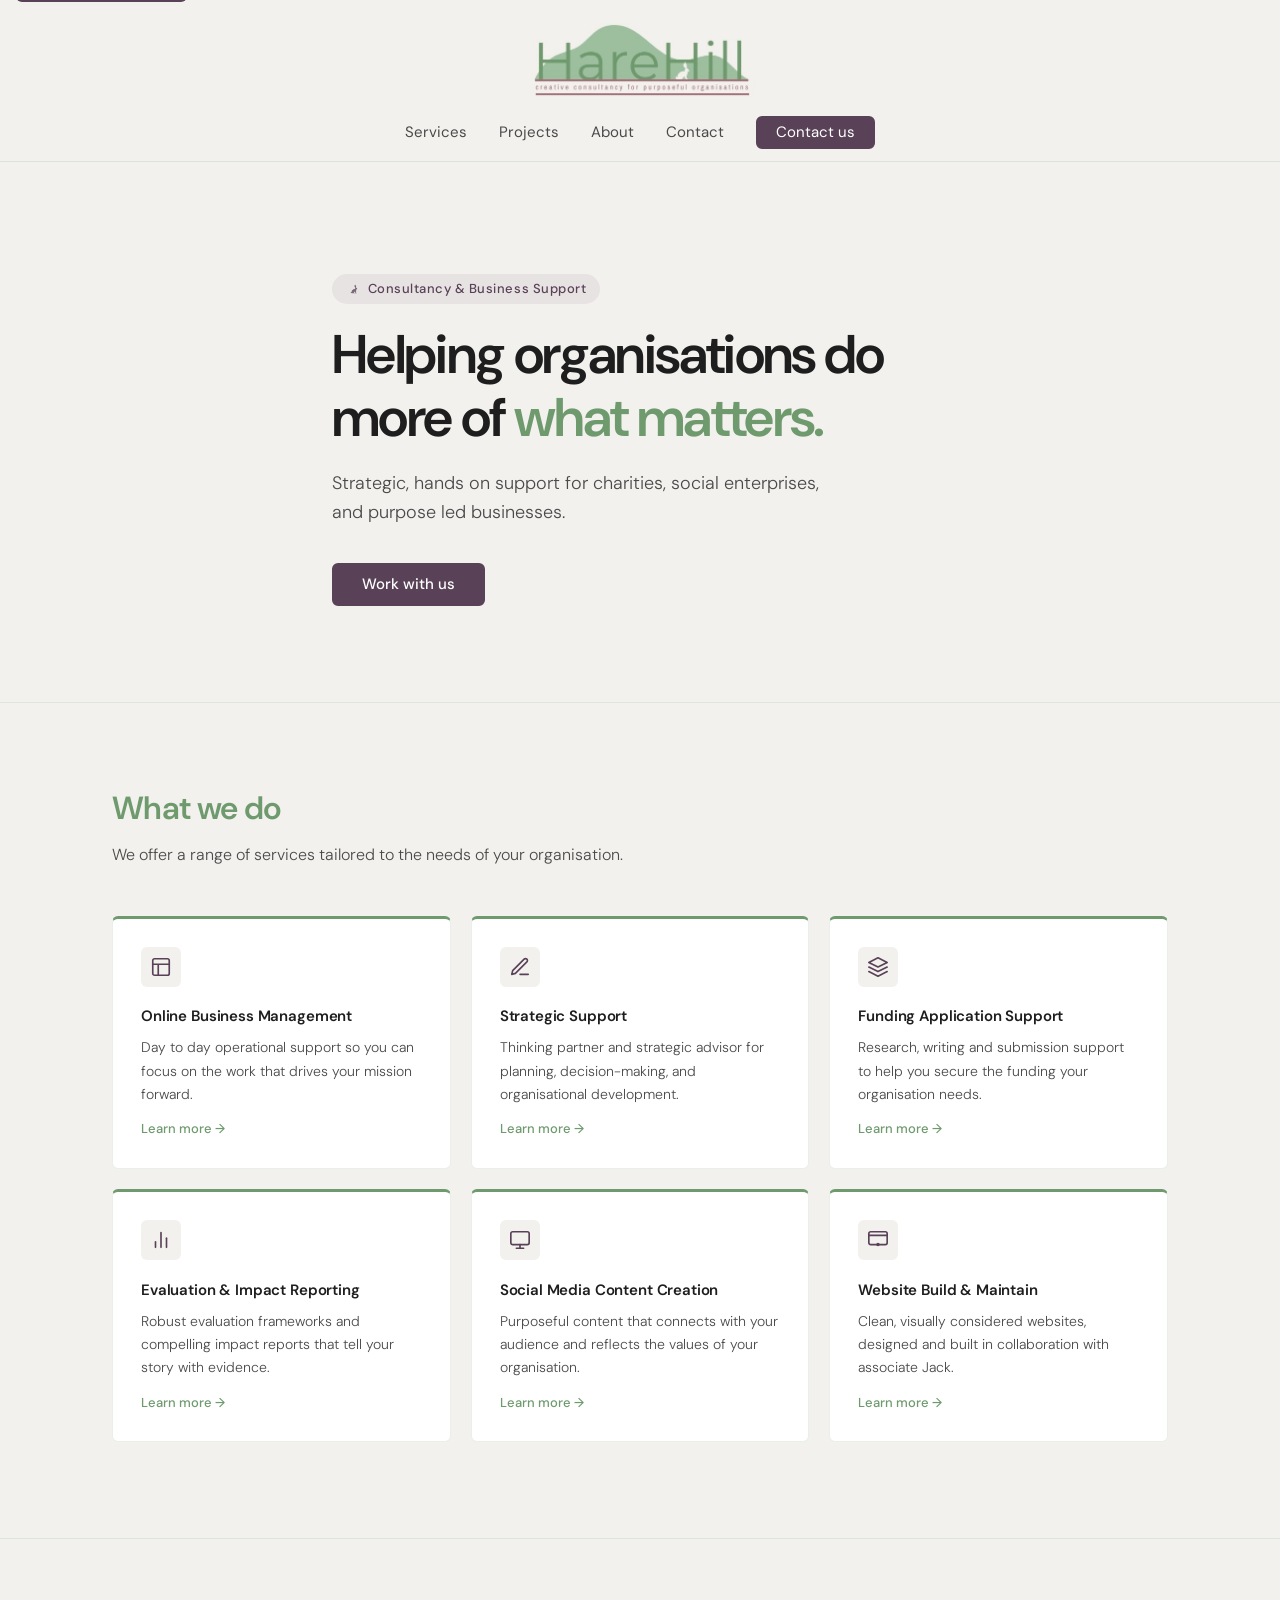
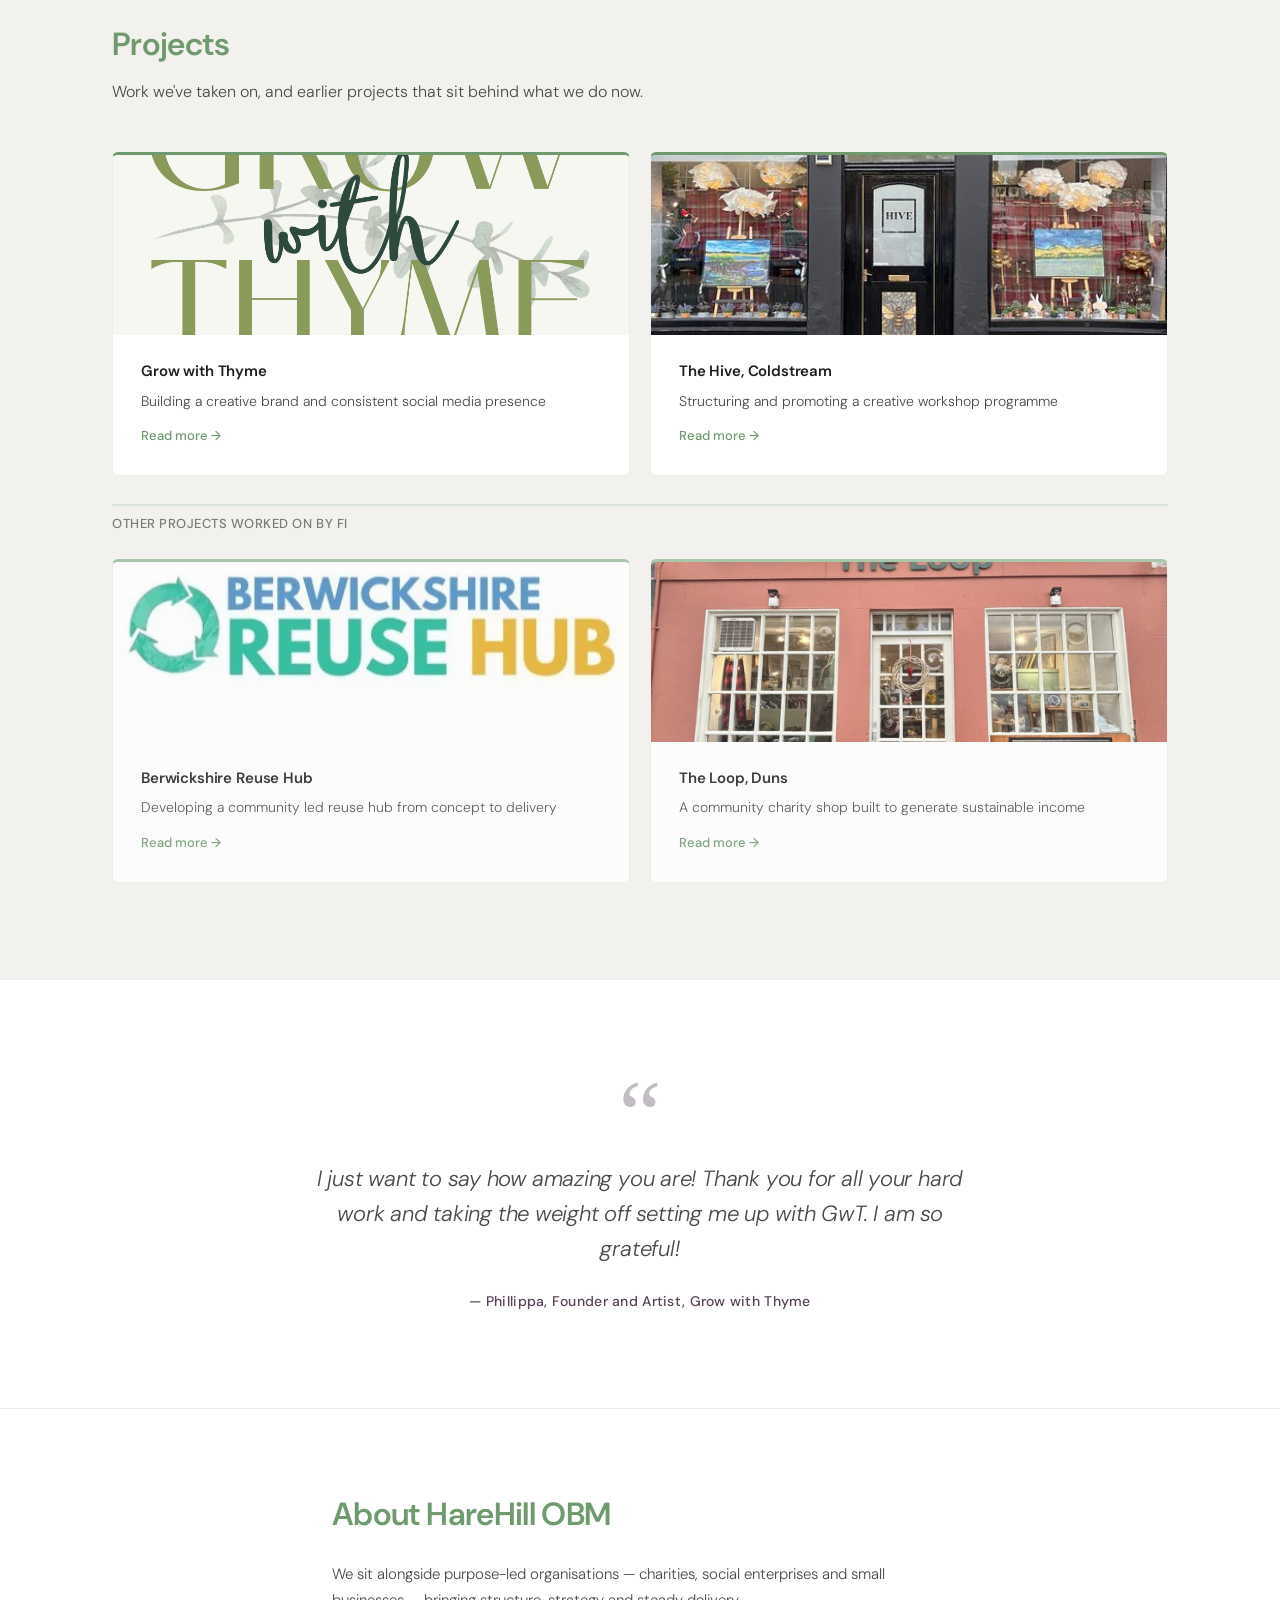
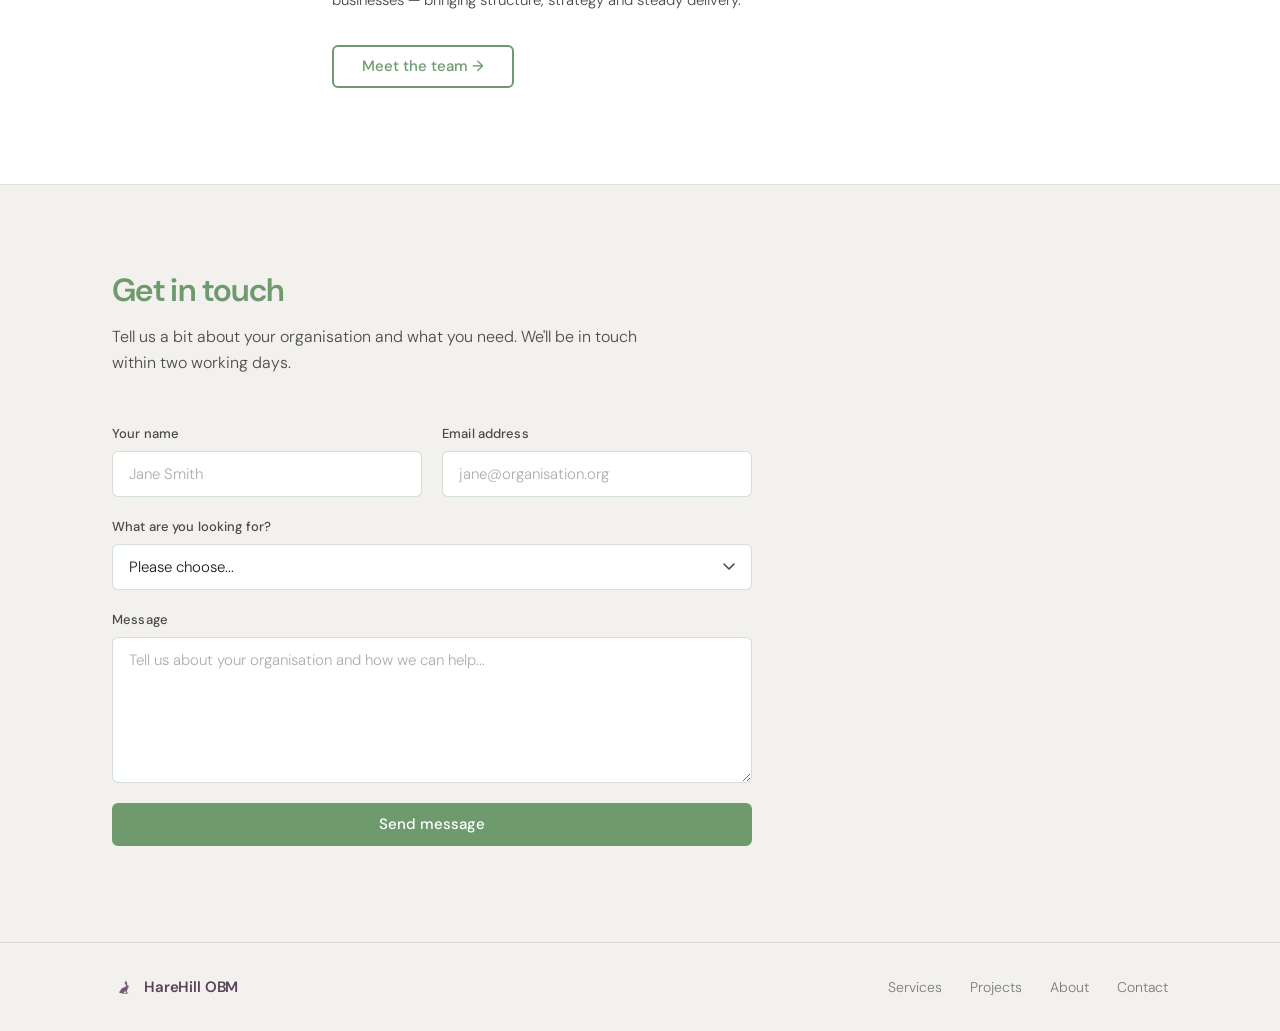
<file: index.html>
<!DOCTYPE html>
<html lang="en">
<head>
  <meta charset="UTF-8">
  <meta name="viewport" content="width=device-width, initial-scale=1.0">
  <meta name="description" content="HareHill OBM: strategic and hands-on support for charities, social enterprises and purpose-led businesses.">
  <title>HareHill OBM</title>
  <link rel="icon" type="image/png" href="img/hare.png">
  <link rel="canonical" href="https://harehillobm.com/">

  <!-- Open Graph -->
  <meta property="og:type" content="website">
  <meta property="og:url" content="https://harehillobm.com/">
  <meta property="og:title" content="HareHill OBM">
  <meta property="og:description" content="HareHill OBM: strategic and hands-on support for charities, social enterprises and purpose-led businesses.">
  <!-- TODO: replace with a proper 1200x630 OG image -->
  <meta property="og:image" content="https://harehillobm.com/img/HareHill%20Logo.png">

  <!-- Twitter Card -->
  <meta name="twitter:card" content="summary_large_image">
  <meta name="twitter:title" content="HareHill OBM">
  <meta name="twitter:description" content="HareHill OBM: strategic and hands-on support for charities, social enterprises and purpose-led businesses.">
  <meta name="twitter:image" content="https://harehillobm.com/img/HareHill%20Logo.png">

  <link rel="preconnect" href="https://fonts.googleapis.com">
  <link rel="preconnect" href="https://fonts.gstatic.com" crossorigin>
  <link href="https://fonts.googleapis.com/css2?family=DM+Sans:ital,opsz,wght@0,9..40,300;0,9..40,400;0,9..40,500;0,9..40,600;1,9..40,300&display=swap" rel="stylesheet">
  <link rel="stylesheet" href="style.css">
</head>
<body>

  <a href="#main" class="skip-link">Skip to main content</a>

  <!-- NAV -->
  <header class="nav" id="nav">
    <div class="nav__inner container">
      <div class="nav__top">
        <a href="index.html" class="nav__logo">
          <img src="img/HareHill%20Logo.png" alt="Hare Hill" class="nav__logo-img">
        </a>
        <button class="nav__hamburger" id="nav-toggle" aria-label="Toggle menu" aria-expanded="false">
          <span></span><span></span><span></span>
        </button>
      </div>
      <nav class="nav__links">
        <a href="services.html">Services</a>
        <a href="projects.html">Projects</a>
        <a href="about.html">About</a>
        <a href="#contact">Contact</a>
        <a href="#contact" class="btn nav__cta">Contact us</a>
      </nav>
    </div>
  </header>

  <!-- HERO -->
  <section class="hero" id="hero">
    <div class="container hero__inner" id="main">
      <p class="hero__eyebrow">
        <img src="img/hare.png" alt="" aria-hidden="true">
        Consultancy &amp; Business Support
      </p>
      <h1 class="hero__headline">Helping organisations&nbsp;do<br>more of <span class="hero__highlight">what matters.</span></h1>
      <p class="hero__sub">Strategic, hands on support for charities, social enterprises, and purpose led businesses.</p>
      <a href="#contact" class="btn btn--plum">Work with us</a>
    </div>
  </section>

  <!-- SERVICES -->
  <section class="services" id="services">
    <div class="container">
      <div class="section-header">
        <h2>What we do</h2>
        <p class="section-sub">We offer a range of services tailored to the needs of your organisation.</p>
      </div>
      <div class="services__grid">

        <div class="card">
          <div class="card__icon">
            <svg width="22" height="22" viewBox="0 0 24 24" fill="none" stroke="currentColor" stroke-width="1.8" stroke-linecap="round" stroke-linejoin="round"><rect x="3" y="3" width="18" height="18" rx="2"/><path d="M3 9h18M9 21V9"/></svg>
          </div>
          <h3>Online Business Management</h3>
          <p>Day to day operational support so you can focus on the work that drives your mission forward.</p>
          <a class="card__link" href="services.html#obm">Learn more →</a>
        </div>

        <div class="card">
          <div class="card__icon">
            <svg width="22" height="22" viewBox="0 0 24 24" fill="none" stroke="currentColor" stroke-width="1.8" stroke-linecap="round" stroke-linejoin="round"><path d="M12 20h9"/><path d="M16.5 3.5a2.121 2.121 0 0 1 3 3L7 19l-4 1 1-4L16.5 3.5z"/></svg>
          </div>
          <h3>Strategic Support</h3>
          <p>Thinking partner and strategic advisor for planning, decision-making, and organisational development.</p>
          <a class="card__link" href="services.html#strategic">Learn more →</a>
        </div>

        <div class="card">
          <div class="card__icon">
            <svg width="22" height="22" viewBox="0 0 24 24" fill="none" stroke="currentColor" stroke-width="1.8" stroke-linecap="round" stroke-linejoin="round"><path d="M12 2L2 7l10 5 10-5-10-5z"/><path d="M2 17l10 5 10-5"/><path d="M2 12l10 5 10-5"/></svg>
          </div>
          <h3>Funding Application Support</h3>
          <p>Research, writing and submission support to help you secure the funding your organisation needs.</p>
          <a class="card__link" href="services.html#funding">Learn more →</a>
        </div>

        <div class="card">
          <div class="card__icon">
            <svg width="22" height="22" viewBox="0 0 24 24" fill="none" stroke="currentColor" stroke-width="1.8" stroke-linecap="round" stroke-linejoin="round"><path d="M18 20V10"/><path d="M12 20V4"/><path d="M6 20v-6"/></svg>
          </div>
          <h3>Evaluation &amp; Impact Reporting</h3>
          <p>Robust evaluation frameworks and compelling impact reports that tell your story with evidence.</p>
          <a class="card__link" href="services.html#evaluation">Learn more →</a>
        </div>

        <div class="card">
          <div class="card__icon">
            <svg width="22" height="22" viewBox="0 0 24 24" fill="none" stroke="currentColor" stroke-width="1.8" stroke-linecap="round" stroke-linejoin="round"><rect x="2" y="3" width="20" height="14" rx="2"/><path d="M8 21h8M12 17v4"/></svg>
          </div>
          <h3>Social Media Content Creation</h3>
          <p>Purposeful content that connects with your audience and reflects the values of your organisation.</p>
          <a class="card__link" href="services.html#social">Learn more →</a>
        </div>

        <div class="card">
          <div class="card__icon">
            <svg width="22" height="22" viewBox="0 0 24 24" fill="none" stroke="currentColor" stroke-width="1.8" stroke-linecap="round" stroke-linejoin="round"><rect x="2" y="3" width="20" height="14" rx="2"/><path d="M2 7h20"/><circle cx="12" cy="17" r="1"/></svg>
          </div>
          <h3>Website Build &amp; Maintain</h3>
          <p>Clean, visually considered websites, designed and built in collaboration with associate Jack.</p>
          <a class="card__link" href="services.html#website">Learn more →</a>
        </div>

      </div>
    </div>
  </section>

  <!-- PROJECTS -->
  <section class="projects" id="projects">
    <div class="container">
      <div class="section-header">
        <h2>Projects</h2>
        <p class="section-sub">Work we've taken on, and earlier projects that sit behind what we do now.</p>
      </div>
      <div class="projects__grid">

        <a class="project-card" href="projects.html#grow-with-thyme">
          <img src="img/Grow%20With%20Thyme%20Logo.png" alt="Grow with Thyme" onerror="this.style.display='none'">
          <div class="project-card__body">
            <h3>Grow with Thyme</h3>
            <p>Building a creative brand and consistent social media presence</p>
            <span class="card__link">Read more →</span>
          </div>
        </a>

        <a class="project-card" href="projects.html#the-hive">
          <img src="img/TheHiveShopfront.jpg" alt="The Hive, Coldstream" onerror="this.style.display='none'; this.closest('.project-card').classList.add('project-card--no-image')">
          <div class="project-card__body">
            <h3>The Hive, Coldstream</h3>
            <p>Structuring and promoting a creative workshop programme</p>
            <span class="card__link">Read more →</span>
          </div>
        </a>

        <div class="projects__past-label">Other projects worked on by Fi</div>

        <a class="project-card project-card--past" href="projects.html#reuse-hub">
          <img src="img/Reuse%20Hub%20Logo.webp" alt="Berwickshire Reuse Hub" onerror="this.style.display='none'">
          <div class="project-card__body">
            <h3>Berwickshire Reuse Hub</h3>
            <p>Developing a community led reuse hub from concept to delivery</p>
            <span class="card__link">Read more →</span>
          </div>
        </a>

        <a class="project-card project-card--past" href="projects.html#the-loop">
          <img src="img/The%20Loop%20Shop%20LinkedIn%20Post.png" alt="The Loop, Duns" onerror="this.style.display='none'">
          <div class="project-card__body">
            <h3>The Loop, Duns</h3>
            <p>A community charity shop built to generate sustainable income</p>
            <span class="card__link">Read more →</span>
          </div>
        </a>

      </div>
    </div>
  </section>

  <!-- TESTIMONIALS -->
  <section class="testimonials" aria-label="What clients say">
    <div class="container">
      <figure class="testimonial">
        <blockquote class="testimonial__quote">
          I just want to say how amazing you are! Thank you for all your hard work and taking the weight off setting me up with GwT. I am so grateful!
        </blockquote>
        <figcaption class="testimonial__cite">— Phillippa, Founder and Artist, Grow with Thyme</figcaption>
      </figure>
    </div>
  </section>

  <!-- ABOUT -->
  <section class="about" id="about">
    <div class="container about__inner">
      <div class="about__text">
        <h2>About HareHill OBM</h2>
        <p>We sit alongside purpose-led organisations — charities, social enterprises and small businesses — bringing structure, strategy and steady delivery.</p>
        <a href="about.html" class="btn btn--outline">Meet the team →</a>
      </div>
    </div>
  </section>

  <!-- CONTACT -->
  <section class="contact" id="contact">
    <div class="container">
      <div class="section-header">
        <h2>Get in touch</h2>
        <p class="section-sub">Tell us a bit about your organisation and what you need. We'll be in touch within two working days.</p>
      </div>
      <form class="contact__form" id="contact-form" action="https://formspree.io/f/xlgadbjd" method="POST">
        <div class="form-row form-row--two">
          <div class="form-group">
            <label for="name">Your name</label>
            <input type="text" id="name" name="name" placeholder="Jane Smith" autocomplete="name">
          </div>
          <div class="form-group">
            <label for="email">Email address</label>
            <input type="email" id="email" name="email" placeholder="jane@organisation.org" autocomplete="email">
          </div>
        </div>
        <div class="form-group">
          <label for="enquiry_type">What are you looking for?</label>
          <select id="enquiry_type" name="enquiry_type">
            <option value="" disabled selected>Please choose...</option>
            <option value="Online Business Management">Online Business Management</option>
            <option value="Strategic Support">Strategic Support</option>
            <option value="Funding Application Support">Funding Application Support</option>
            <option value="Evaluation &amp; Impact Reporting">Evaluation &amp; Impact Reporting</option>
            <option value="Social Media Content Creation">Social Media Content Creation</option>
            <option value="Website Build &amp; Maintain">Website Build &amp; Maintain</option>
            <option value="Just having a chat">Just having a chat</option>
            <option value="Something else">Something else</option>
          </select>
        </div>
        <div class="form-group">
          <label for="message">Message</label>
          <textarea id="message" name="message" rows="6" placeholder="Tell us about your organisation and how we can help..."></textarea>
        </div>
        <button type="submit" class="btn btn--primary">Send message</button>
        <p id="form-error" hidden style="color: var(--plum); font-size: 0.9rem; margin-top: 0.5rem;">Something went wrong. Please try again or email us directly.</p>
      </form>
      <p id="form-success" hidden style="font-size: 1rem; color: var(--green-dark); font-weight: 500; margin-top: 1.5rem;">Thanks, we will get in touch.</p>
    </div>
  </section>

  <!-- FOOTER -->
  <footer class="footer">
    <div class="container footer__inner">
      <div class="footer__logo">
        <img src="img/hare.png" alt="Hare Hill" class="footer__hare">
        <span>HareHill OBM</span>
      </div>
      <nav class="footer__links">
        <a href="services.html">Services</a>
        <a href="projects.html">Projects</a>
        <a href="about.html">About</a>
        <a href="#contact">Contact</a>
      </nav>
    </div>
  </footer>

  <script>
    // Hamburger menu
    const toggle = document.getElementById('nav-toggle');
    const navLinksEl = document.querySelector('.nav__links');
    toggle.addEventListener('click', () => {
      const open = navLinksEl.classList.toggle('is-open');
      toggle.setAttribute('aria-expanded', open);
    });
    navLinksEl.querySelectorAll('a').forEach(a => {
      a.addEventListener('click', () => {
        navLinksEl.classList.remove('is-open');
        toggle.setAttribute('aria-expanded', 'false');
      });
    });

    // Nav scroll shadow
    const nav = document.getElementById('nav');
    window.addEventListener('scroll', () => {
      nav.classList.toggle('nav--scrolled', window.scrollY > 10);
    }, { passive: true });

    // Active nav link via IntersectionObserver
    const sections = document.querySelectorAll('section[id]');
    const navLinks = document.querySelectorAll('.nav__links a[href^="#"]');

    const observer = new IntersectionObserver((entries) => {
      entries.forEach(entry => {
        if (entry.isIntersecting) {
          navLinks.forEach(link => {
            link.classList.toggle(
              'is-active',
              link.getAttribute('href') === '#' + entry.target.id
            );
          });
        }
      });
    }, { rootMargin: '-40% 0px -55% 0px' });

    sections.forEach(s => observer.observe(s));

    // Contact form: Formspree handler
    const form = document.getElementById('contact-form');
    const successMsg = document.getElementById('form-success');
    const errorMsg = document.getElementById('form-error');

    form.addEventListener('submit', async (e) => {
      e.preventDefault();
      errorMsg.hidden = true;
      const btn = form.querySelector('button[type="submit"]');
      btn.disabled = true;
      btn.textContent = 'Sending…';
      try {
        const res = await fetch(form.action, {
          method: 'POST',
          body: new FormData(form),
          headers: { Accept: 'application/json' }
        });
        if (res.ok) {
          form.hidden = true;
          successMsg.hidden = false;
        } else {
          errorMsg.hidden = false;
          btn.disabled = false;
          btn.textContent = 'Send message';
        }
      } catch {
        errorMsg.hidden = false;
        btn.disabled = false;
        btn.textContent = 'Send message';
      }
    });
  </script>

</body>
</html>
</file>
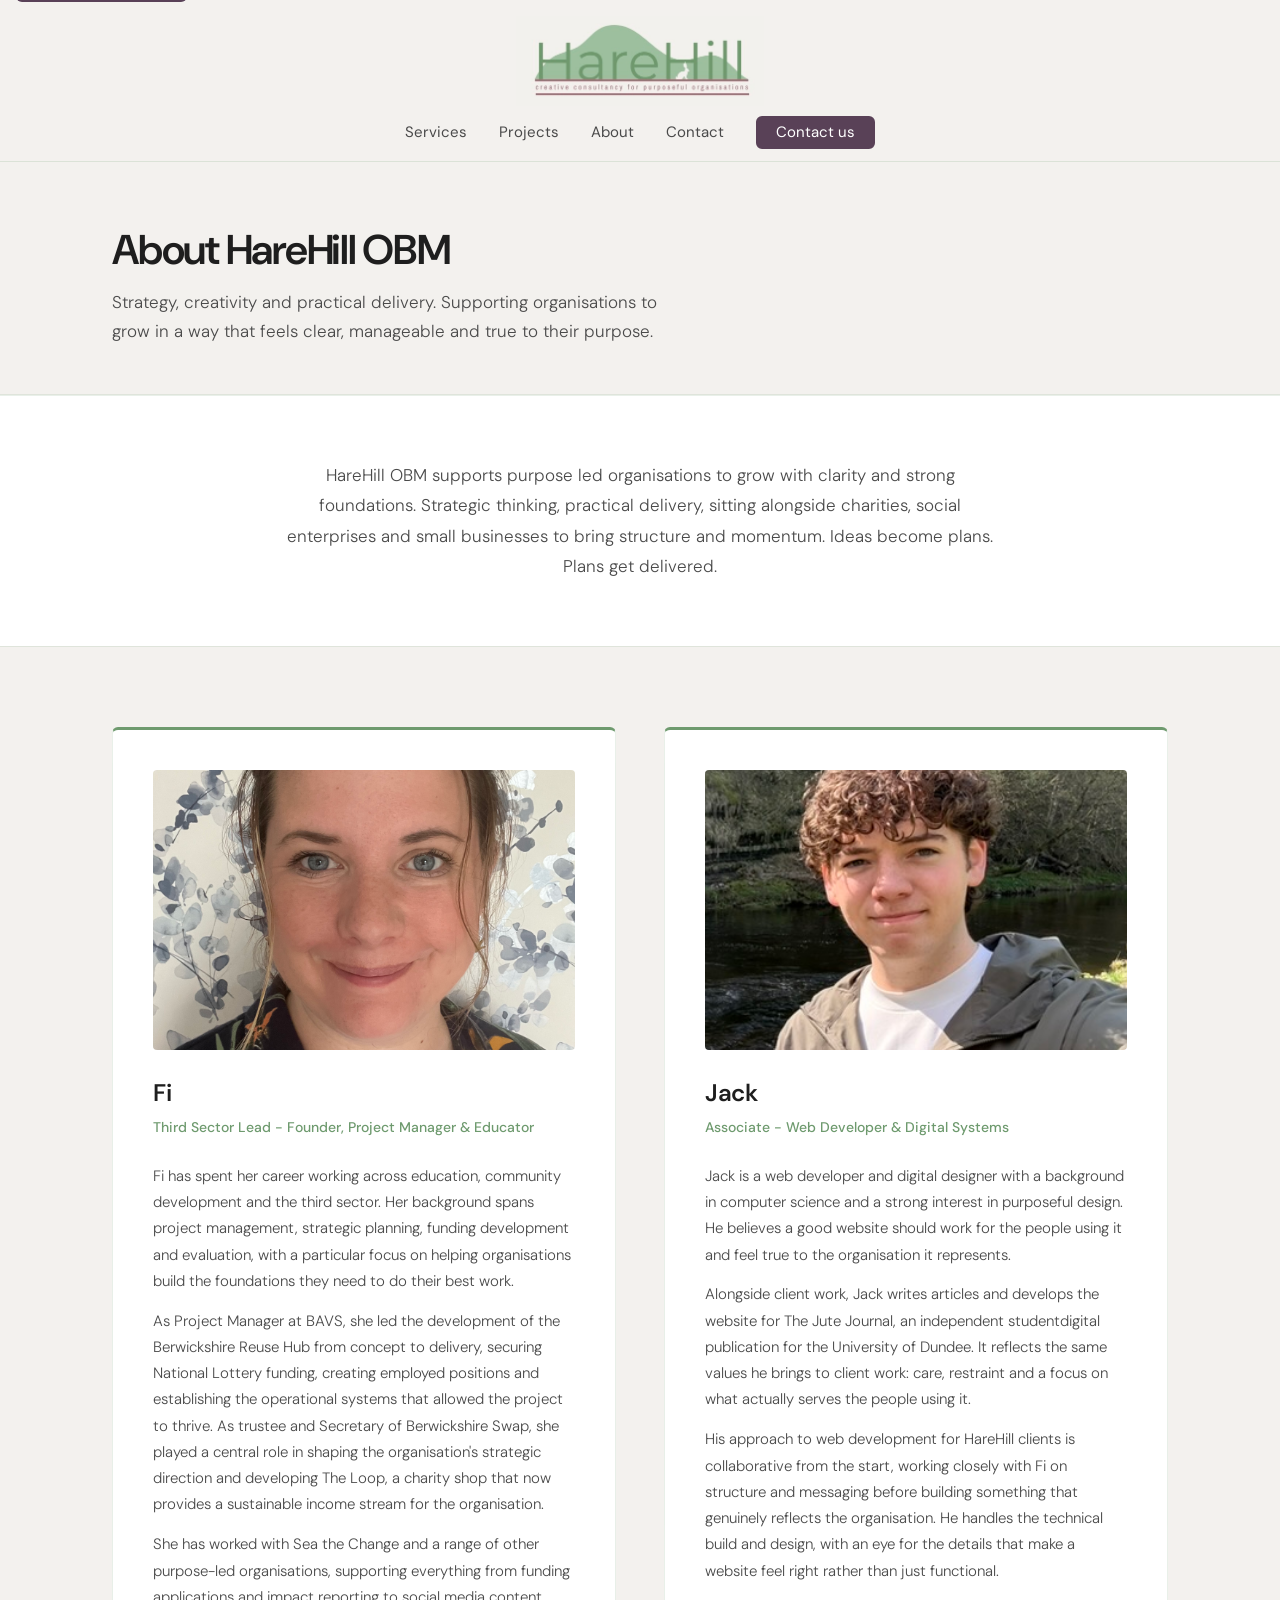
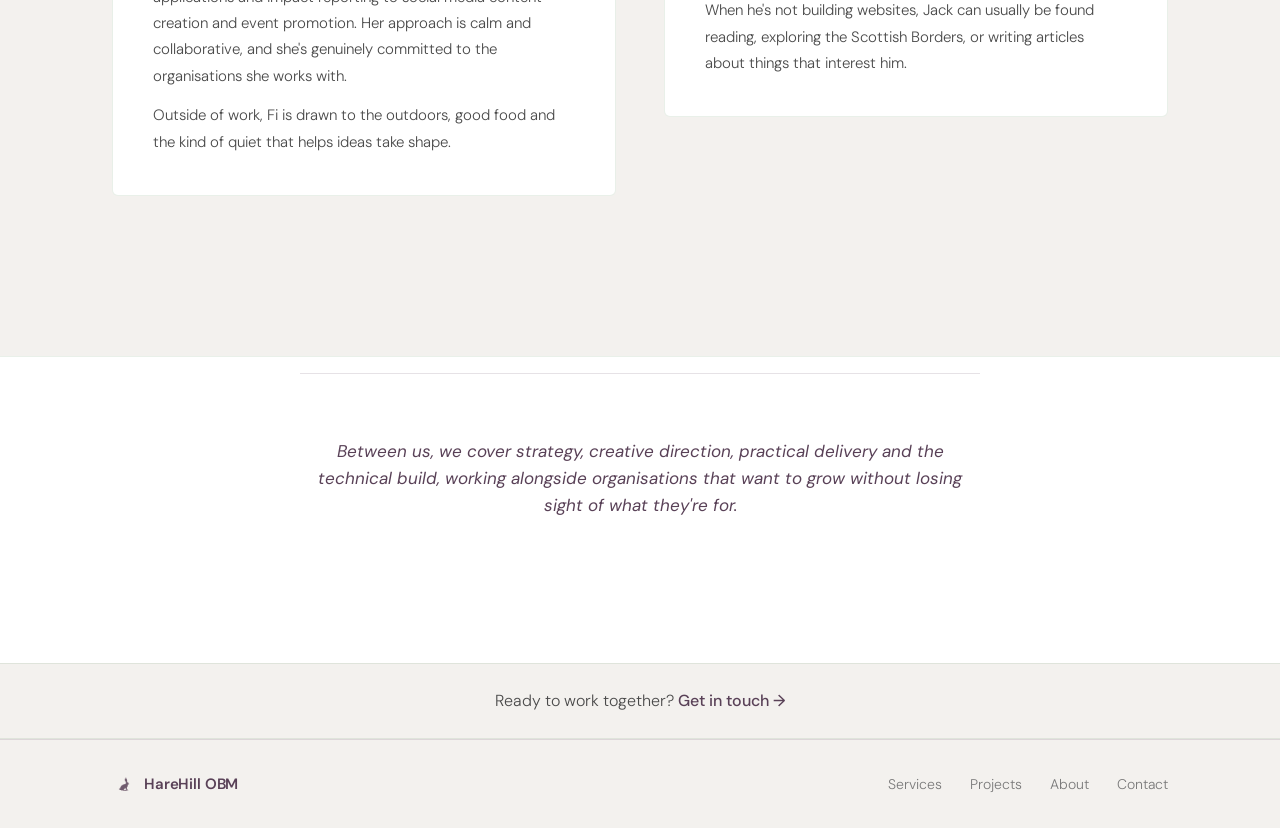
<file: about.html>
<!DOCTYPE html>
<html lang="en">
<head>
  <meta charset="UTF-8">
  <meta name="viewport" content="width=device-width, initial-scale=1.0">
  <meta name="description" content="About HareHill OBM: meet Fi and Jack, the team behind the strategy, creativity and practical delivery.">
  <title>About | HareHill OBM</title>
  <link rel="icon" type="image/png" href="img/hare.png">
  <link rel="canonical" href="https://harehillobm.com/about.html">

  <!-- Open Graph -->
  <meta property="og:type" content="website">
  <meta property="og:url" content="https://harehillobm.com/about.html">
  <meta property="og:title" content="About | HareHill OBM">
  <meta property="og:description" content="About HareHill OBM: meet Fi and Jack, the team behind the strategy, creativity and practical delivery.">
  <!-- TODO: replace with a proper 1200x630 OG image -->
  <meta property="og:image" content="https://harehillobm.com/img/HareHill%20Logo.png">

  <!-- Twitter Card -->
  <meta name="twitter:card" content="summary_large_image">
  <meta name="twitter:title" content="About | HareHill OBM">
  <meta name="twitter:description" content="About HareHill OBM: meet Fi and Jack, the team behind the strategy, creativity and practical delivery.">
  <meta name="twitter:image" content="https://harehillobm.com/img/HareHill%20Logo.png">

  <link rel="preconnect" href="https://fonts.googleapis.com">
  <link rel="preconnect" href="https://fonts.gstatic.com" crossorigin>
  <link href="https://fonts.googleapis.com/css2?family=DM+Sans:ital,opsz,wght@0,9..40,300;0,9..40,400;0,9..40,500;0,9..40,600;1,9..40,300&display=swap" rel="stylesheet">
  <link rel="stylesheet" href="style.css">
</head>
<body>

  <a href="#main" class="skip-link">Skip to main content</a>

  <!-- NAV -->
  <header class="nav" id="nav">
    <div class="nav__inner container">
      <div class="nav__top">
        <a href="index.html" class="nav__logo">
          <img src="img/HareHill%20Logo.png" alt="Hare Hill" class="nav__logo-img">
        </a>
        <button class="nav__hamburger" id="nav-toggle" aria-label="Toggle menu" aria-expanded="false">
          <span></span><span></span><span></span>
        </button>
      </div>
      <nav class="nav__links">
        <a href="services.html">Services</a>
        <a href="projects.html">Projects</a>
        <a href="about.html">About</a>
        <a href="index.html#contact">Contact</a>
        <a href="index.html#contact" class="btn nav__cta">Contact us</a>
      </nav>
    </div>
  </header>

  <!-- PAGE HERO -->
  <section class="page-hero" id="main">
    <div class="container">
      <h1>About HareHill OBM</h1>
      <p>Strategy, creativity and practical delivery. Supporting organisations to grow in a way that feels clear, manageable and true to their purpose.</p>
    </div>
  </section>

  <!-- INTRO -->
  <section class="about-intro">
    <div class="container">
      <p>HareHill OBM supports purpose led organisations to grow with clarity and strong foundations. Strategic thinking, practical delivery, sitting alongside charities, social enterprises and small businesses to bring structure and momentum. Ideas become plans. Plans get delivered.</p>
    </div>
  </section>

  <!-- TEAM -->
  <section class="team-section">
    <div class="container">
      <div class="team-grid">

        <div class="team-card">
          <img src="img/fi-aboutus.jpeg" alt="Fi" class="team-card__photo">
          <h2>Fi</h2>
          <span class="role">Third Sector Lead - Founder, Project Manager &amp; Educator</span>
          <p>Fi has spent her career working across education, community development and the third sector. Her background spans project management, strategic planning, funding development and evaluation, with a particular focus on helping organisations build the foundations they need to do their best work.</p>
          <p>As Project Manager at BAVS, she led the development of the Berwickshire Reuse Hub from concept to delivery, securing National Lottery funding, creating employed positions and establishing the operational systems that allowed the project to thrive. As trustee and Secretary of Berwickshire Swap, she played a central role in shaping the organisation's strategic direction and developing The Loop, a charity shop that now provides a sustainable income stream for the organisation.</p>
          <p>She has worked with Sea the Change and a range of other purpose-led organisations, supporting everything from funding applications and impact reporting to social media content creation and event promotion. Her approach is calm and collaborative, and she's genuinely committed to the organisations she works with.</p>
          <p>Outside of work, Fi is drawn to the outdoors, good food and the kind of quiet that helps ideas take shape.</p>
        </div>

        <div class="team-card">
          <img src="img/Jack-aboutus.jpeg" alt="Jack" class="team-card__photo">
          <h2>Jack</h2>
          <span class="role">Associate - Web Developer &amp; Digital Systems</span>
          <p>Jack is a web developer and digital designer with a background in computer science and a strong interest in purposeful design. He believes a good website should work for the people using it and feel true to the organisation it represents.</p>
          <p>Alongside client work, Jack writes articles and develops the website for The Jute Journal, an independent studentdigital publication for the University of Dundee. It reflects the same values he brings to client work: care, restraint and a focus on what actually serves the people using it.</p>
          <p>His approach to web development for HareHill clients is collaborative from the start, working closely with Fi on structure and messaging before building something that genuinely reflects the organisation. He handles the technical build and design, with an eye for the details that make a website feel right rather than just functional.</p>
          <p>When he's not building websites, Jack can usually be found reading, exploring the Scottish Borders, or writing articles about things that interest him.</p>
        </div>

      </div>
    </div>
  </section>

  <!-- CLOSING -->
  <section class="about-closing-section">
    <div class="container">
      <p class="about-closing">Between us, we cover strategy, creative direction, practical delivery and the technical build, working alongside organisations that want to grow without losing sight of what they're for.</p>
    </div>
  </section>

  <!-- CTA -->
  <div class="services-cta about-cta">
    <div class="container">
      <p>Ready to work together? <a href="index.html#contact">Get in touch →</a></p>
    </div>
  </div>

  <!-- FOOTER -->
  <footer class="footer">
    <div class="container footer__inner">
      <div class="footer__logo">
        <img src="img/hare.png" alt="Hare Hill" class="footer__hare">
        <span>HareHill OBM</span>
      </div>
      <nav class="footer__links">
        <a href="services.html">Services</a>
        <a href="projects.html">Projects</a>
        <a href="about.html">About</a>
        <a href="index.html#contact">Contact</a>
      </nav>
    </div>
  </footer>

  <script>
    const nav = document.getElementById('nav');
    window.addEventListener('scroll', () => {
      nav.classList.toggle('nav--scrolled', window.scrollY > 10);
    }, { passive: true });

    const toggle = document.getElementById('nav-toggle');
    const navLinks = document.querySelector('.nav__links');
    toggle.addEventListener('click', () => {
      const open = navLinks.classList.toggle('is-open');
      toggle.setAttribute('aria-expanded', open);
    });
    navLinks.querySelectorAll('a').forEach(a => {
      a.addEventListener('click', () => {
        navLinks.classList.remove('is-open');
        toggle.setAttribute('aria-expanded', 'false');
      });
    });
  </script>

</body>
</html>
</file>
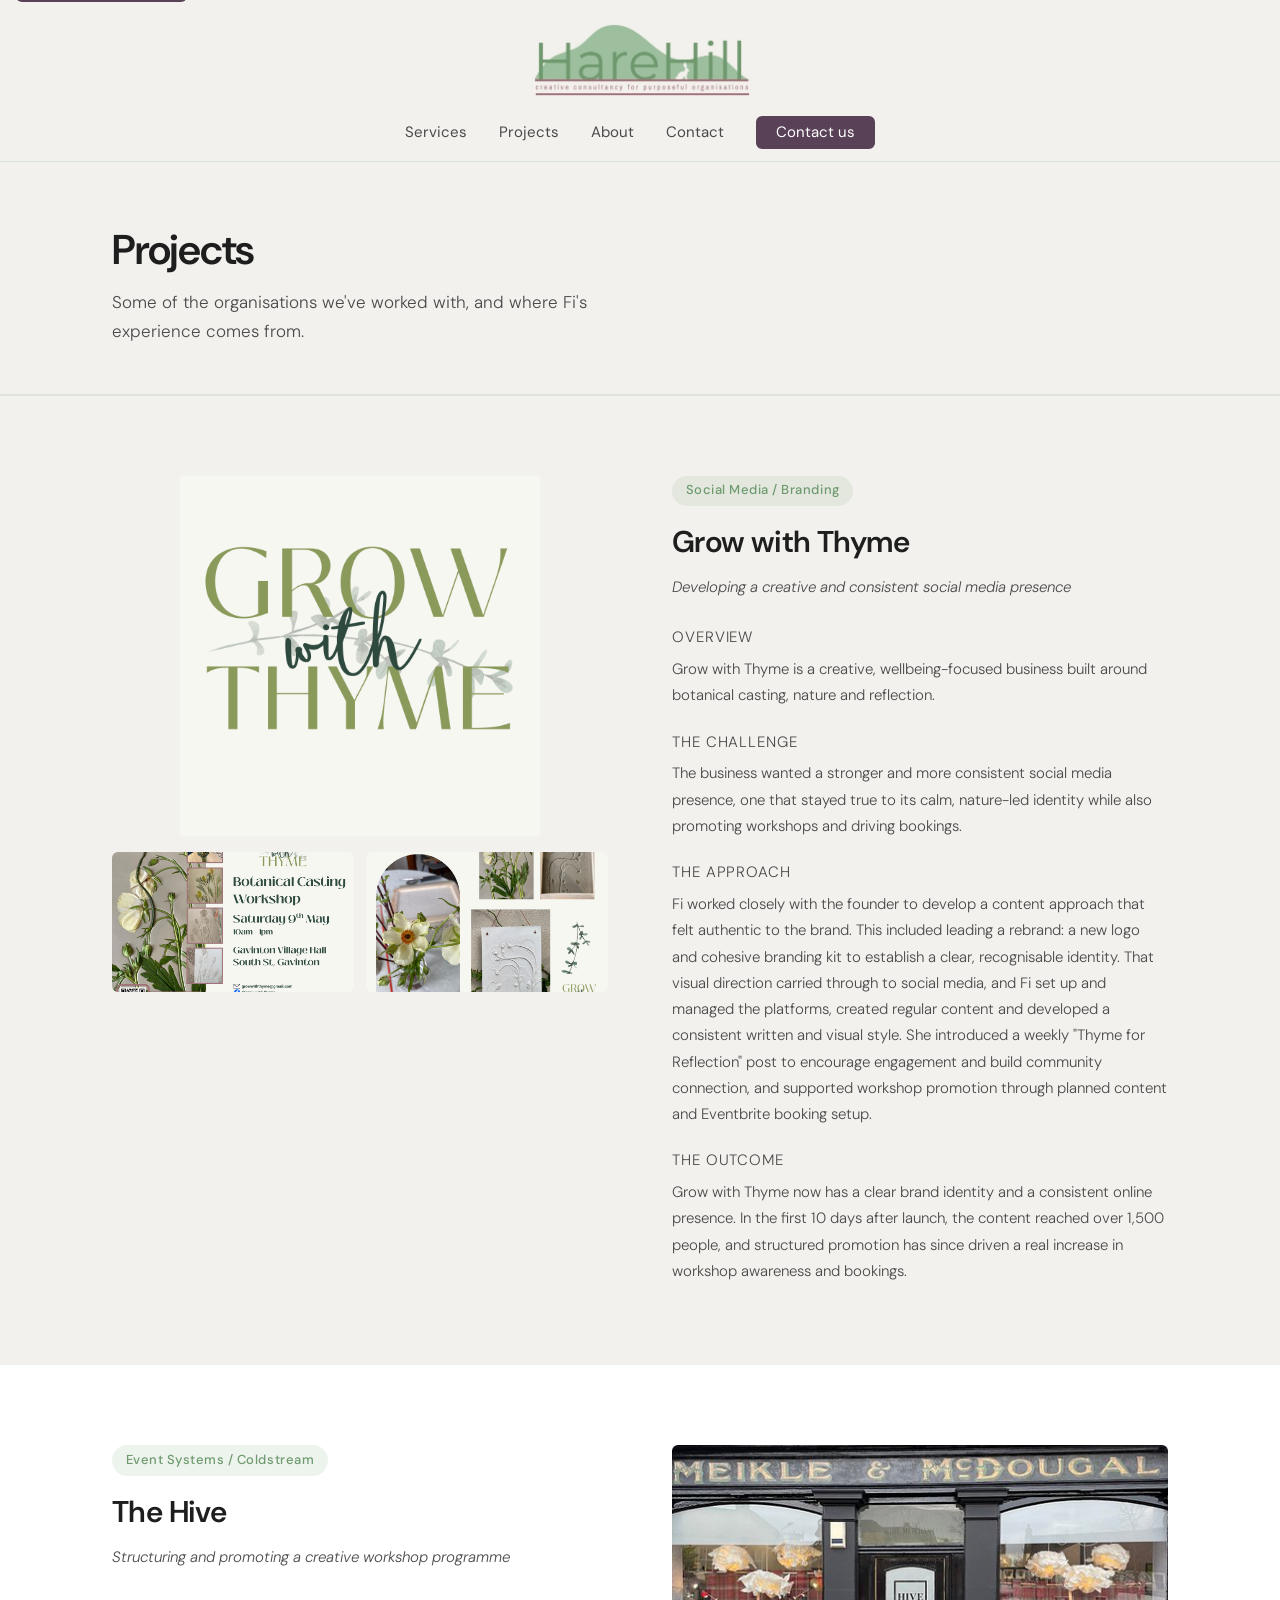
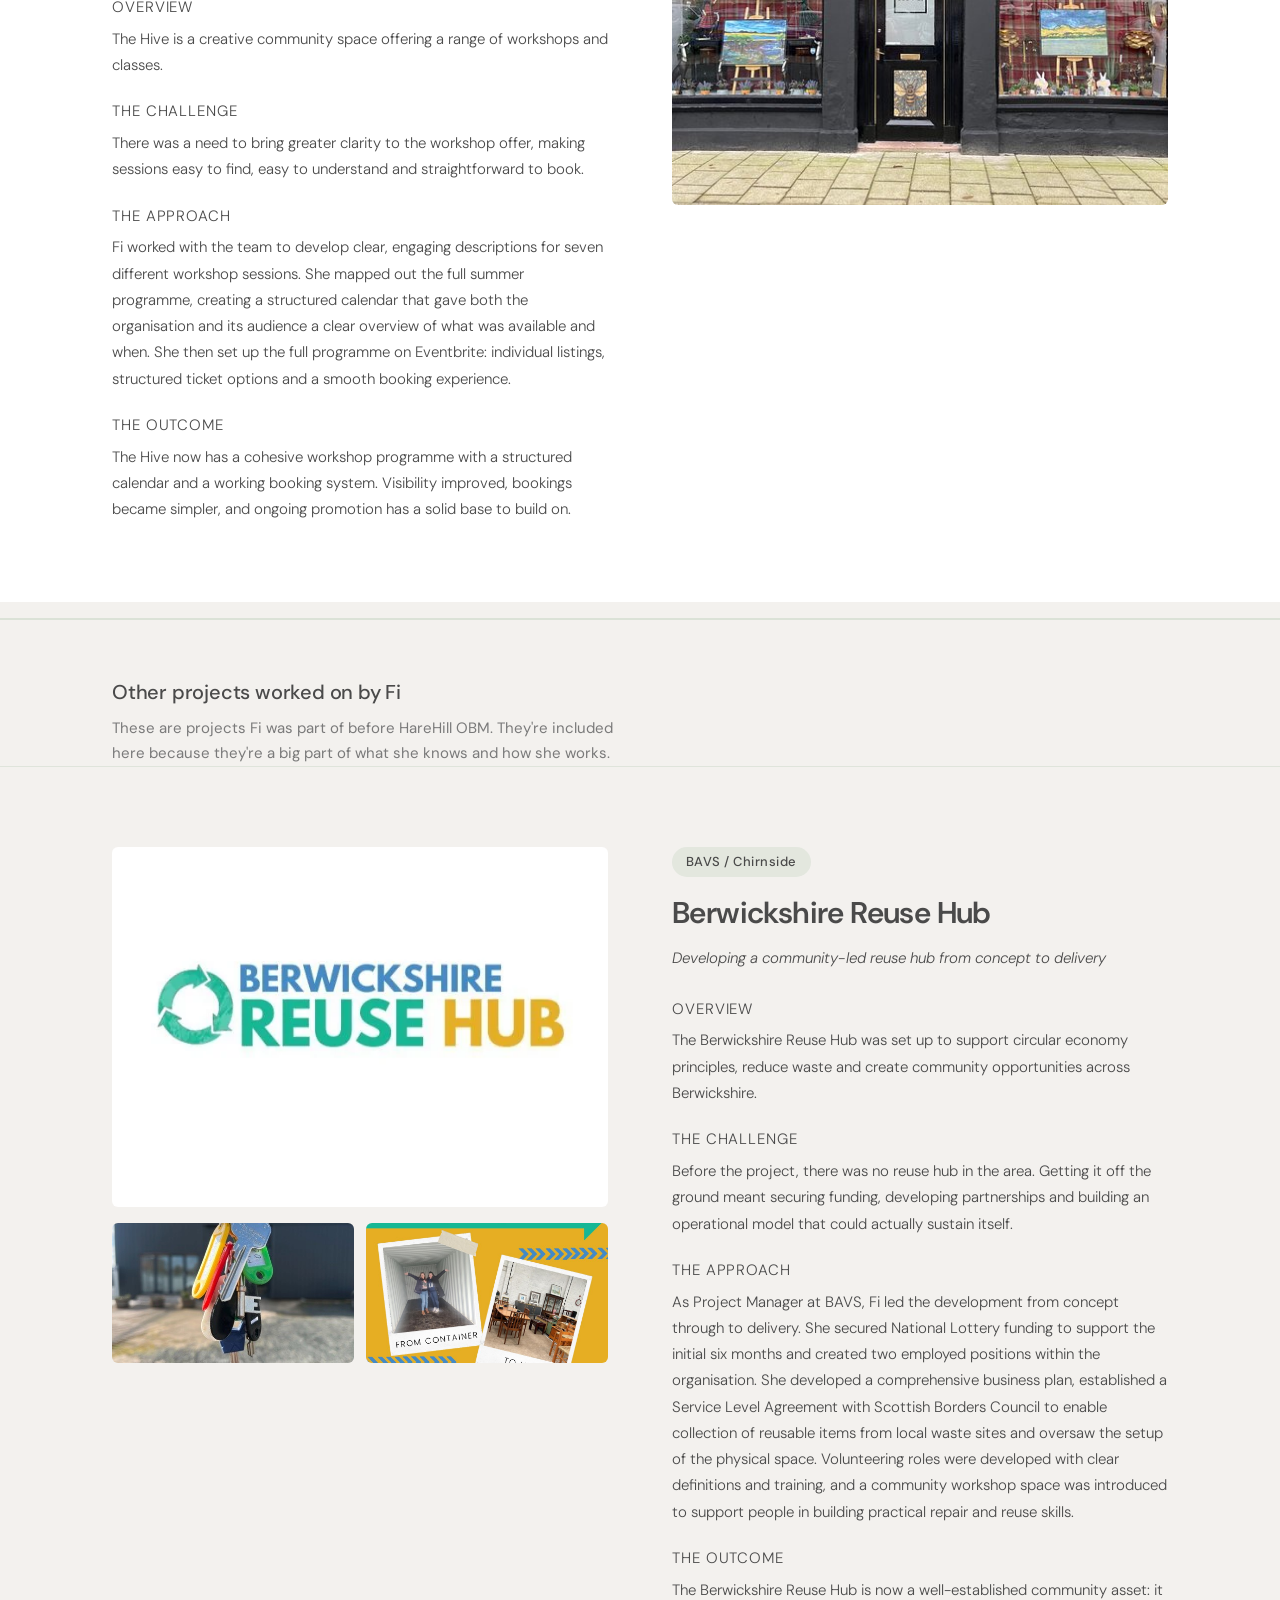
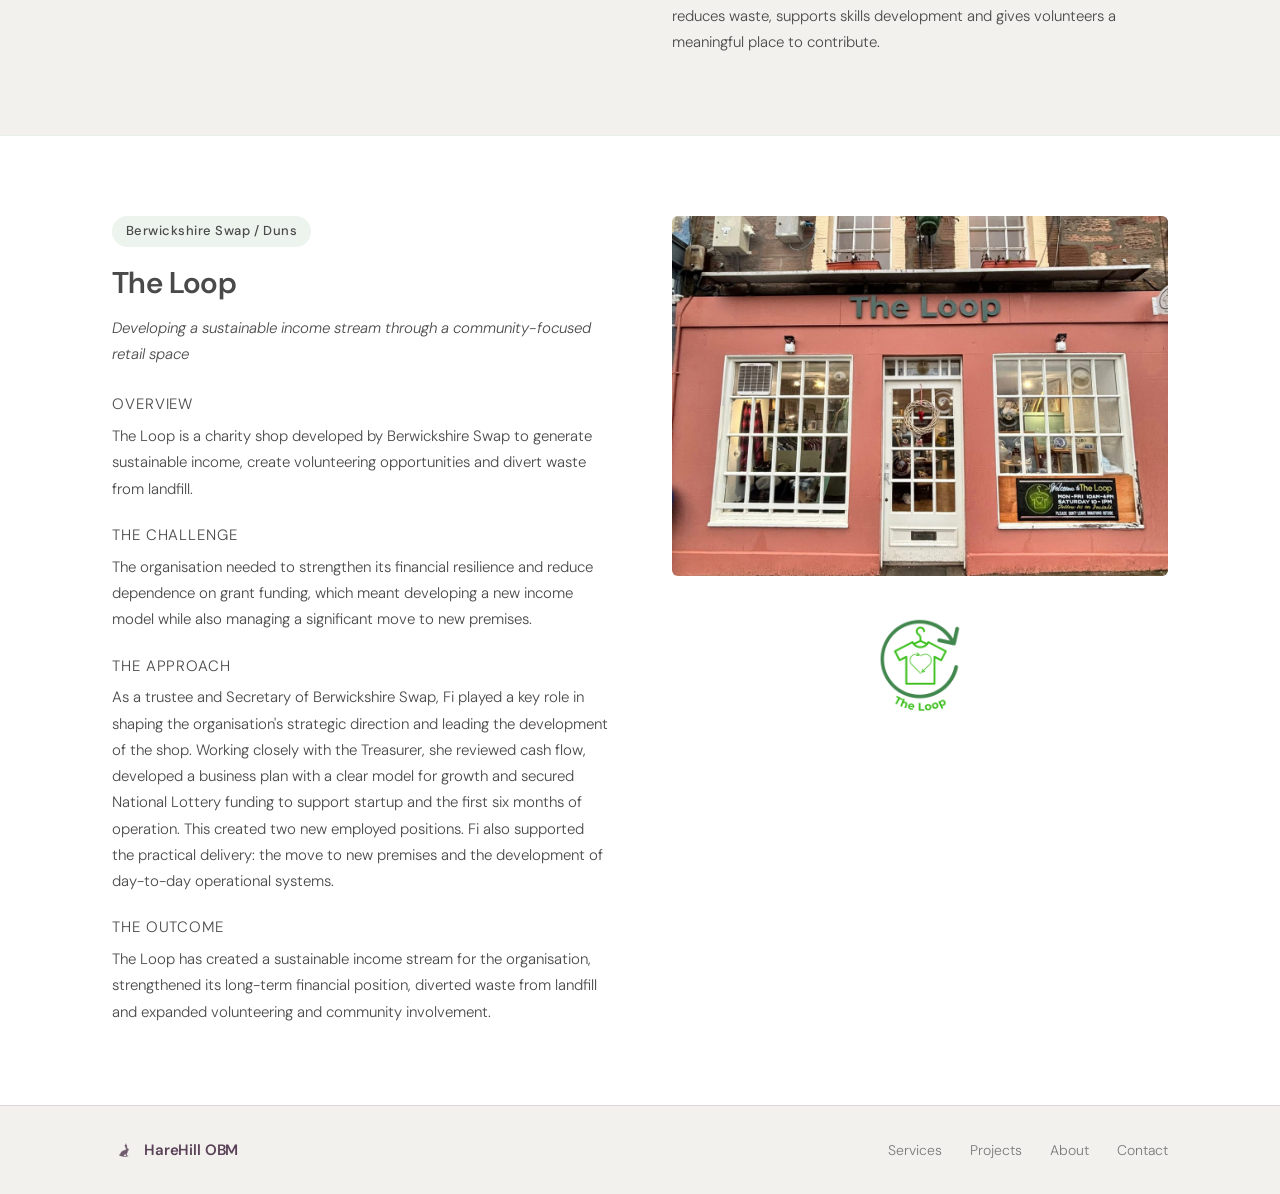
<file: projects.html>
<!DOCTYPE html>
<html lang="en">
<head>
  <meta charset="UTF-8">
  <meta name="viewport" content="width=device-width, initial-scale=1.0">
  <meta name="description" content="Projects supported by HareHill OBM: Berwickshire Reuse Hub, The Loop, Grow with Thyme, and The Hive.">
  <title>Projects | HareHill OBM</title>
  <link rel="icon" type="image/png" href="img/hare.png">
  <link rel="canonical" href="https://harehillobm.com/projects.html">

  <!-- Open Graph -->
  <meta property="og:type" content="website">
  <meta property="og:url" content="https://harehillobm.com/projects.html">
  <meta property="og:title" content="Projects | HareHill OBM">
  <meta property="og:description" content="Projects supported by HareHill OBM: Berwickshire Reuse Hub, The Loop, Grow with Thyme, and The Hive.">
  <!-- TODO: replace with a proper 1200x630 OG image -->
  <meta property="og:image" content="https://harehillobm.com/img/HareHill%20Logo.png">

  <!-- Twitter Card -->
  <meta name="twitter:card" content="summary_large_image">
  <meta name="twitter:title" content="Projects | HareHill OBM">
  <meta name="twitter:description" content="Projects supported by HareHill OBM: Berwickshire Reuse Hub, The Loop, Grow with Thyme, and The Hive.">
  <meta name="twitter:image" content="https://harehillobm.com/img/HareHill%20Logo.png">

  <link rel="preconnect" href="https://fonts.googleapis.com">
  <link rel="preconnect" href="https://fonts.gstatic.com" crossorigin>
  <link href="https://fonts.googleapis.com/css2?family=DM+Sans:ital,opsz,wght@0,9..40,300;0,9..40,400;0,9..40,500;0,9..40,600;1,9..40,300&display=swap" rel="stylesheet">
  <link rel="stylesheet" href="style.css">
  <style>
    /* ── Past projects divider ────────────────────────────────── */
    .past-projects-header {
      padding: 3.5rem 0 0;
      border-top: 2px solid rgba(110,154,110,0.18);
      margin-top: 1rem;
    }

    .past-projects-header h2 {
      font-size: 1.25rem;
      font-weight: 500;
      color: var(--ink-mid);
      margin-bottom: 0.5rem;
      letter-spacing: -0.01em;
    }

    .past-projects-header p {
      color: var(--ink-light);
      font-size: 0.9375rem;
      line-height: 1.65;
      max-width: 52ch;
    }

    .project-section--past h2,
    .project-section--past .project-eyebrow {
      color: var(--ink-mid);
    }

    /* ── Projects page image overrides ───────────────────────── */
    .project-images__primary {
      height: 360px;
      object-fit: cover;
    }

    /* Logos need contain so they aren't cropped */
    .project-images__primary--logo {
      object-fit: contain;
      background: var(--white);
      padding: 2rem;
    }

    .project-images__primary--logo-no-bg {
      background: transparent;
      padding: 0;
    }

    .project-images__secondary {
      gap: 0.75rem;
    }

    .project-images__secondary img {
      height: 140px;
    }

    /* Landscape/photo secondary images stay cover */
    .project-images__secondary img.img--contain {
      object-fit: contain;
      background: var(--white);
      padding: 0.75rem;
    }
  </style>
</head>
<body>

  <a href="#main" class="skip-link">Skip to main content</a>

  <!-- NAV -->
  <header class="nav" id="nav">
    <div class="nav__inner container">
      <div class="nav__top">
        <a href="index.html" class="nav__logo">
          <img src="img/HareHill%20Logo.png" alt="Hare Hill" class="nav__logo-img">
        </a>
        <button class="nav__hamburger" id="nav-toggle" aria-label="Toggle menu" aria-expanded="false">
          <span></span><span></span><span></span>
        </button>
      </div>
      <nav class="nav__links">
        <a href="services.html">Services</a>
        <a href="projects.html">Projects</a>
        <a href="about.html">About</a>
        <a href="index.html#contact">Contact</a>
        <a href="index.html#contact" class="btn nav__cta">Contact us</a>
      </nav>
    </div>
  </header>

  <!-- PAGE HERO -->
  <section class="page-hero" id="main">
    <div class="container">
      <h1>Projects</h1>
      <p>Some of the organisations we've worked with, and where Fi's experience comes from.</p>
    </div>
  </section>

  <!-- GROW WITH THYME -->
  <section class="project-section" id="grow-with-thyme">
    <div class="container">
      <div class="project-section__inner">
        <div class="project-images">
          <img class="project-images__primary project-images__primary--logo project-images__primary--logo-no-bg" src="img/Grow%20With%20Thyme%20Logo.png" alt="Grow with Thyme" onerror="this.style.display='none'">
          <div class="project-images__secondary">
            <img src="img/Casting%20April%2017%20Facebook%20Post.png" alt="Grow with Thyme casting workshop" onerror="this.style.display='none'">
            <img src="img/Windy%20Lisianthus.png" alt="Lisianthus flowers" onerror="this.style.display='none'">
          </div>
        </div>
        <div>
          <span class="project-eyebrow">Social Media / Branding</span>
          <h2>Grow with Thyme</h2>
          <p class="project-tagline">Developing a creative and consistent social media presence</p>

          <p class="project-subheading">Overview</p>
          <p>Grow with Thyme is a creative, wellbeing-focused business built around botanical casting, nature and reflection.</p>

          <p class="project-subheading">The Challenge</p>
          <p>The business wanted a stronger and more consistent social media presence, one that stayed true to its calm, nature-led identity while also promoting workshops and driving bookings.</p>

          <p class="project-subheading">The Approach</p>
          <p>Fi worked closely with the founder to develop a content approach that felt authentic to the brand. This included leading a rebrand: a new logo and cohesive branding kit to establish a clear, recognisable identity. That visual direction carried through to social media, and Fi set up and managed the platforms, created regular content and developed a consistent written and visual style. She introduced a weekly "Thyme for Reflection" post to encourage engagement and build community connection, and supported workshop promotion through planned content and Eventbrite booking setup.</p>

          <p class="project-subheading">The Outcome</p>
          <p>Grow with Thyme now has a clear brand identity and a consistent online presence. In the first 10 days after launch, the content reached over 1,500 people, and structured promotion has since driven a real increase in workshop awareness and bookings.</p>
        </div>
      </div>
    </div>
  </section>

  <!-- THE HIVE -->
  <section class="project-section project-section--alt project-section--reverse" id="the-hive">
    <div class="container">
      <div class="project-section__inner">
        <div class="project-images">
          <img class="project-images__primary" src="img/TheHiveShopfront.jpg" alt="The Hive, Coldstream" onerror="this.style.display='none'">
          <!-- TODO: Fi to supply additional imagery for The Hive (previously had Class Organisation.jpg, not yet provided) -->
        </div>
        <div>
          <span class="project-eyebrow">Event Systems / Coldstream</span>
          <h2>The Hive</h2>
          <p class="project-tagline">Structuring and promoting a creative workshop programme</p>

          <p class="project-subheading">Overview</p>
          <p>The Hive is a creative community space offering a range of workshops and classes.</p>

          <p class="project-subheading">The Challenge</p>
          <p>There was a need to bring greater clarity to the workshop offer, making sessions easy to find, easy to understand and straightforward to book.</p>

          <p class="project-subheading">The Approach</p>
          <p>Fi worked with the team to develop clear, engaging descriptions for seven different workshop sessions. She mapped out the full summer programme, creating a structured calendar that gave both the organisation and its audience a clear overview of what was available and when. She then set up the full programme on Eventbrite: individual listings, structured ticket options and a smooth booking experience.</p>

          <p class="project-subheading">The Outcome</p>
          <p>The Hive now has a cohesive workshop programme with a structured calendar and a working booking system. Visibility improved, bookings became simpler, and ongoing promotion has a solid base to build on.</p>
        </div>
      </div>
    </div>
  </section>

  <!-- OTHER PROJECTS BY FI -->
  <section class="past-projects-header">
    <div class="container">
      <h2>Other projects worked on by Fi</h2>
      <p>These are projects Fi was part of before HareHill OBM. They're included here because they're a big part of what she knows and how she works.</p>
    </div>
  </section>

  <!-- REUSE HUB -->
  <section class="project-section project-section--past" id="reuse-hub">
    <div class="container">
      <div class="project-section__inner">
        <div class="project-images">
          <img class="project-images__primary project-images__primary--logo" src="img/Reuse%20Hub%20Logo.webp" alt="Berwickshire Reuse Hub" onerror="this.style.display='none'">
          <div class="project-images__secondary">
            <img src="img/Keys.jpg" alt="Reuse Hub keys" onerror="this.style.display='none'">
            <img src="img/Progression.jpg" alt="Reuse Hub progression" onerror="this.style.display='none'">
          </div>
        </div>
        <div>
          <span class="project-eyebrow">BAVS / Chirnside</span>
          <h2>Berwickshire Reuse Hub</h2>
          <p class="project-tagline">Developing a community-led reuse hub from concept to delivery</p>

          <p class="project-subheading">Overview</p>
          <p>The Berwickshire Reuse Hub was set up to support circular economy principles, reduce waste and create community opportunities across Berwickshire.</p>

          <p class="project-subheading">The Challenge</p>
          <p>Before the project, there was no reuse hub in the area. Getting it off the ground meant securing funding, developing partnerships and building an operational model that could actually sustain itself.</p>

          <p class="project-subheading">The Approach</p>
          <p>As Project Manager at BAVS, Fi led the development from concept through to delivery. She secured National Lottery funding to support the initial six months and created two employed positions within the organisation. She developed a comprehensive business plan, established a Service Level Agreement with Scottish Borders Council to enable collection of reusable items from local waste sites and oversaw the setup of the physical space. Volunteering roles were developed with clear definitions and training, and a community workshop space was introduced to support people in building practical repair and reuse skills.</p>

          <p class="project-subheading">The Outcome</p>
          <p>The Berwickshire Reuse Hub is now a well-established community asset: it reduces waste, supports skills development and gives volunteers a meaningful place to contribute.</p>
        </div>
      </div>
    </div>
  </section>

  <!-- THE LOOP -->
  <section class="project-section project-section--alt project-section--reverse project-section--past" id="the-loop">
    <div class="container">
      <div class="project-section__inner">
        <div class="project-images">
          <img class="project-images__primary" src="img/The%20Loop%20Shop%20LinkedIn%20Post.png" alt="The Loop charity shop" onerror="this.style.display='none'">
          <div class="project-images__secondary">
            <img class="img--contain" src="img/Logo%20Clothes%20Loop.png" alt="The Loop logo" onerror="this.style.display='none'">
          </div>
        </div>
        <div>
          <span class="project-eyebrow">Berwickshire Swap / Duns</span>
          <h2>The Loop</h2>
          <p class="project-tagline">Developing a sustainable income stream through a community-focused retail space</p>

          <p class="project-subheading">Overview</p>
          <p>The Loop is a charity shop developed by Berwickshire Swap to generate sustainable income, create volunteering opportunities and divert waste from landfill.</p>

          <p class="project-subheading">The Challenge</p>
          <p>The organisation needed to strengthen its financial resilience and reduce dependence on grant funding, which meant developing a new income model while also managing a significant move to new premises.</p>

          <p class="project-subheading">The Approach</p>
          <p>As a trustee and Secretary of Berwickshire Swap, Fi played a key role in shaping the organisation's strategic direction and leading the development of the shop. Working closely with the Treasurer, she reviewed cash flow, developed a business plan with a clear model for growth and secured National Lottery funding to support startup and the first six months of operation. This created two new employed positions. Fi also supported the practical delivery: the move to new premises and the development of day-to-day operational systems.</p>

          <p class="project-subheading">The Outcome</p>
          <p>The Loop has created a sustainable income stream for the organisation, strengthened its long-term financial position, diverted waste from landfill and expanded volunteering and community involvement.</p>
        </div>
      </div>
    </div>
  </section>

  <!-- FOOTER -->
  <footer class="footer">
    <div class="container footer__inner">
      <div class="footer__logo">
        <img src="img/hare.png" alt="Hare Hill" class="footer__hare">
        <span>HareHill OBM</span>
      </div>
      <nav class="footer__links">
        <a href="services.html">Services</a>
        <a href="projects.html">Projects</a>
        <a href="about.html">About</a>
        <a href="index.html#contact">Contact</a>
      </nav>
    </div>
  </footer>

  <script>
    const nav = document.getElementById('nav');
    window.addEventListener('scroll', () => {
      nav.classList.toggle('nav--scrolled', window.scrollY > 10);
    }, { passive: true });

    const toggle = document.getElementById('nav-toggle');
    const navLinks = document.querySelector('.nav__links');
    toggle.addEventListener('click', () => {
      const open = navLinks.classList.toggle('is-open');
      toggle.setAttribute('aria-expanded', open);
    });
    navLinks.querySelectorAll('a').forEach(a => {
      a.addEventListener('click', () => {
        navLinks.classList.remove('is-open');
        toggle.setAttribute('aria-expanded', 'false');
      });
    });
  </script>

</body>
</html>
</file>
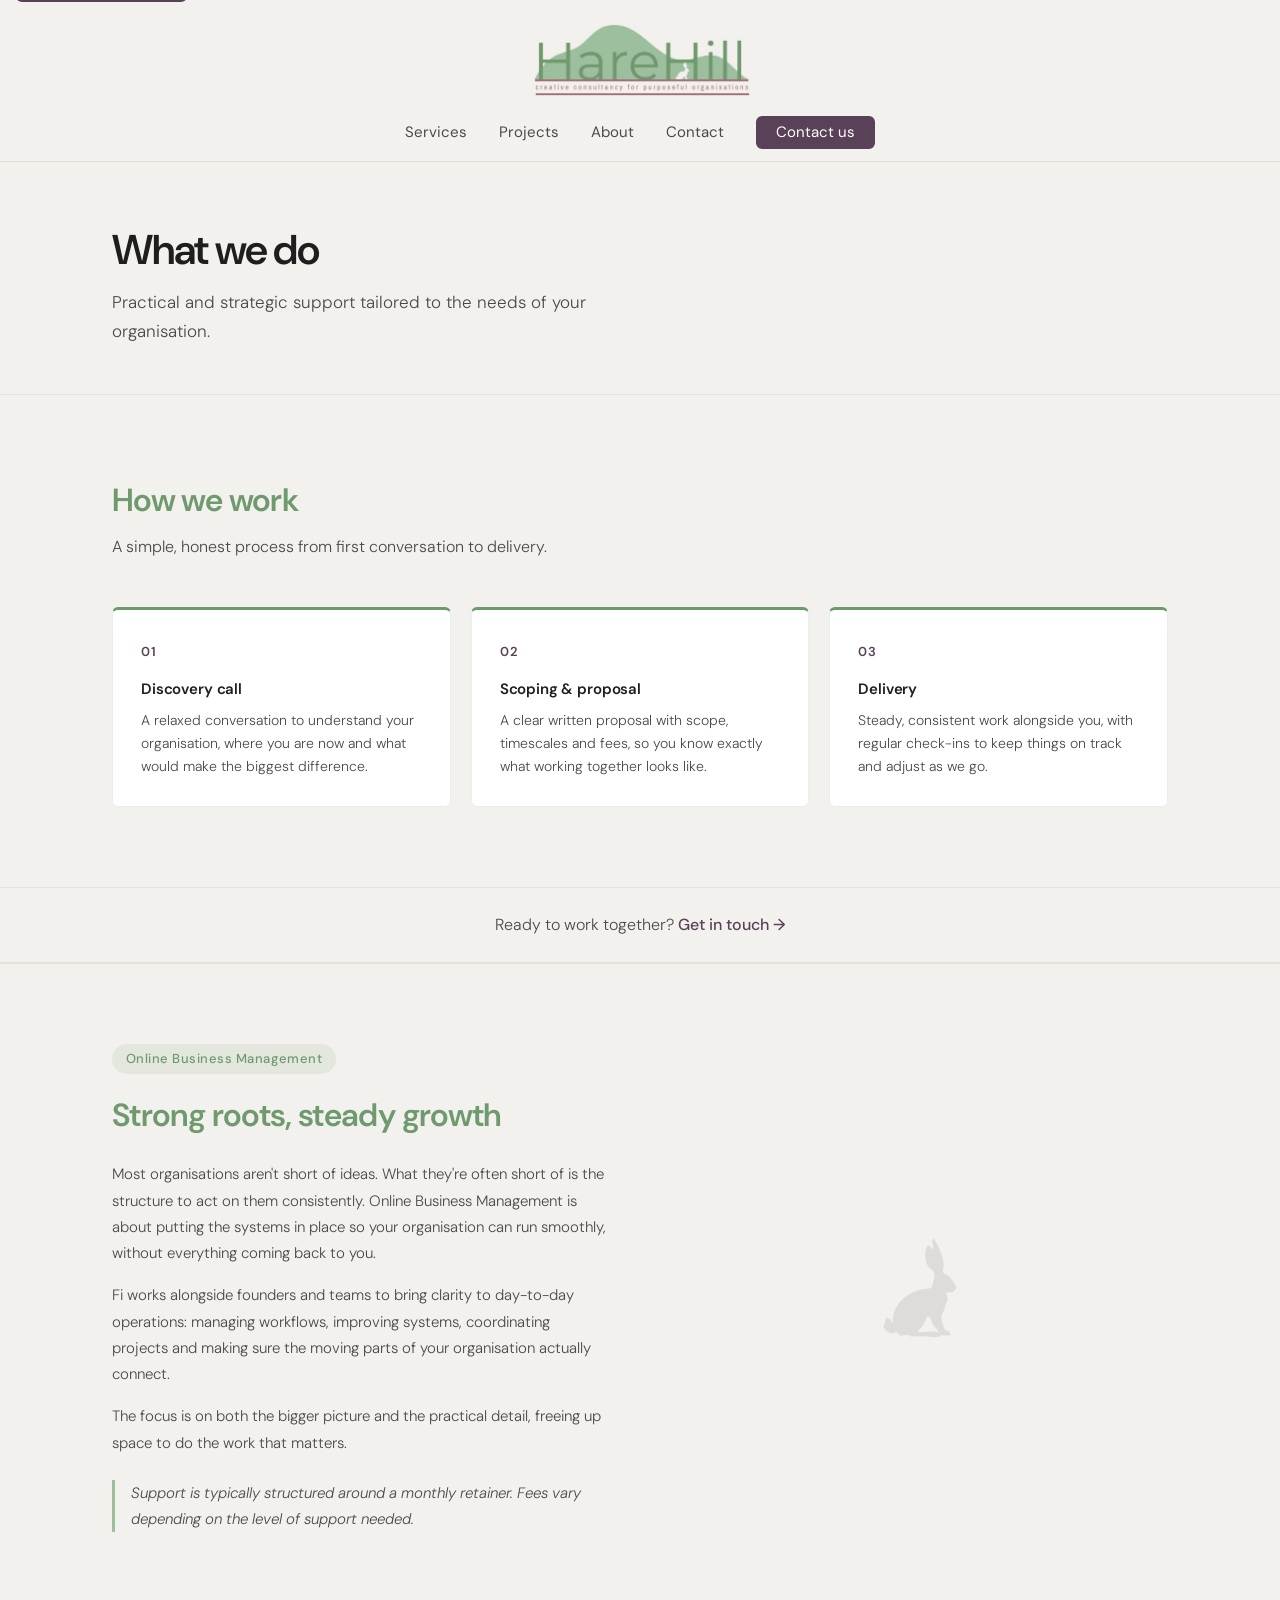
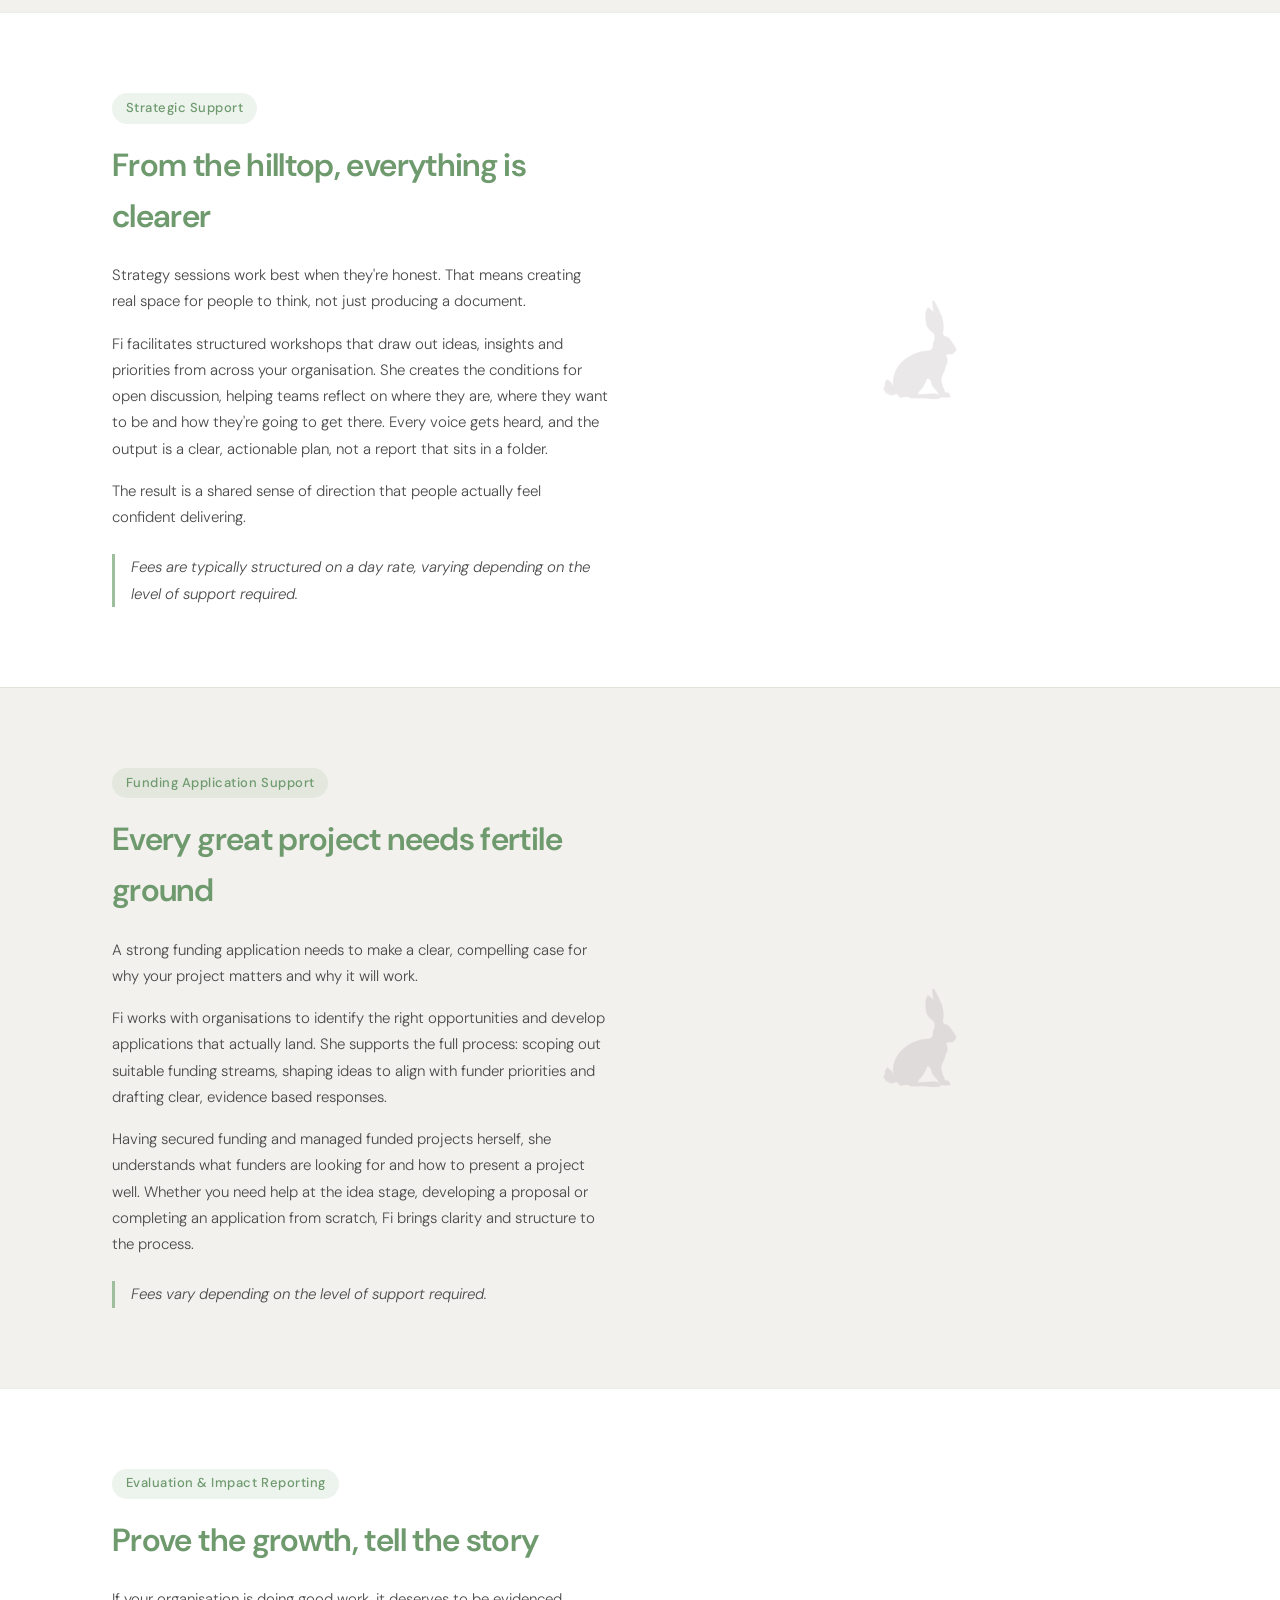
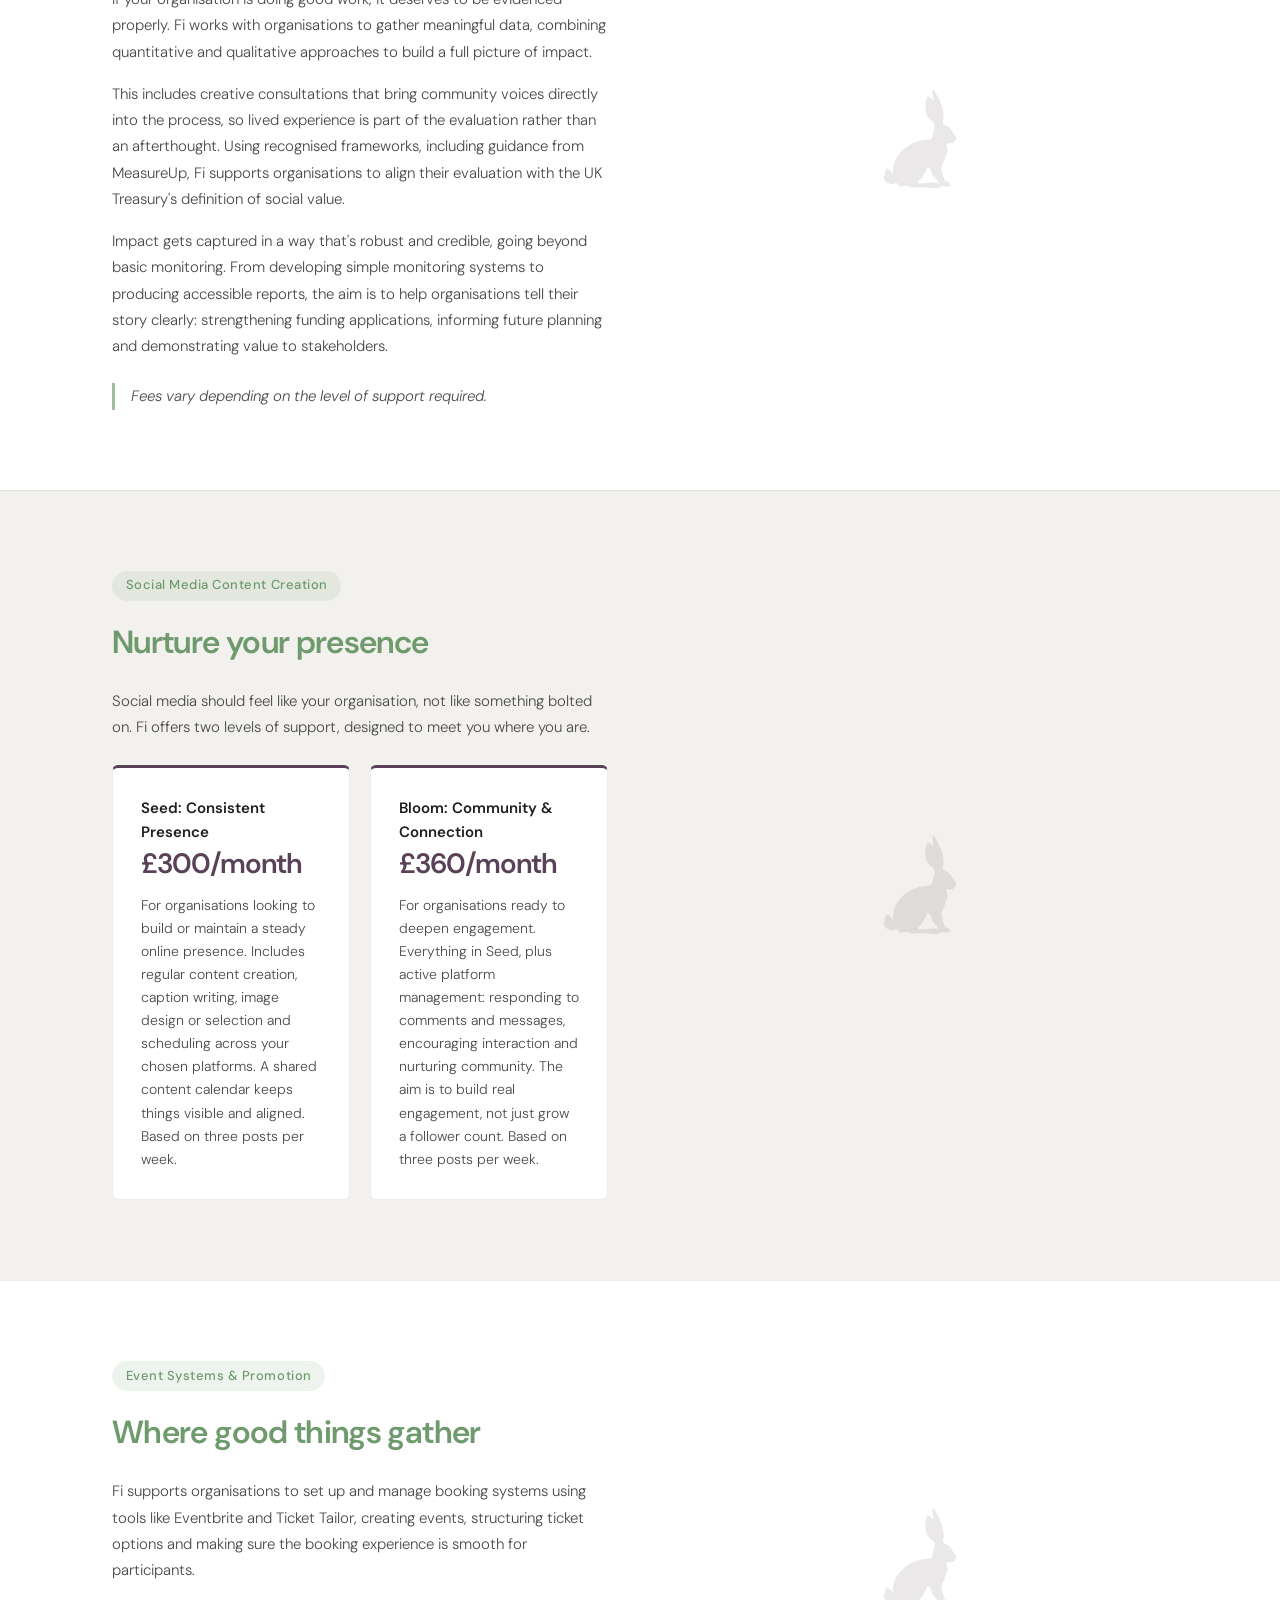
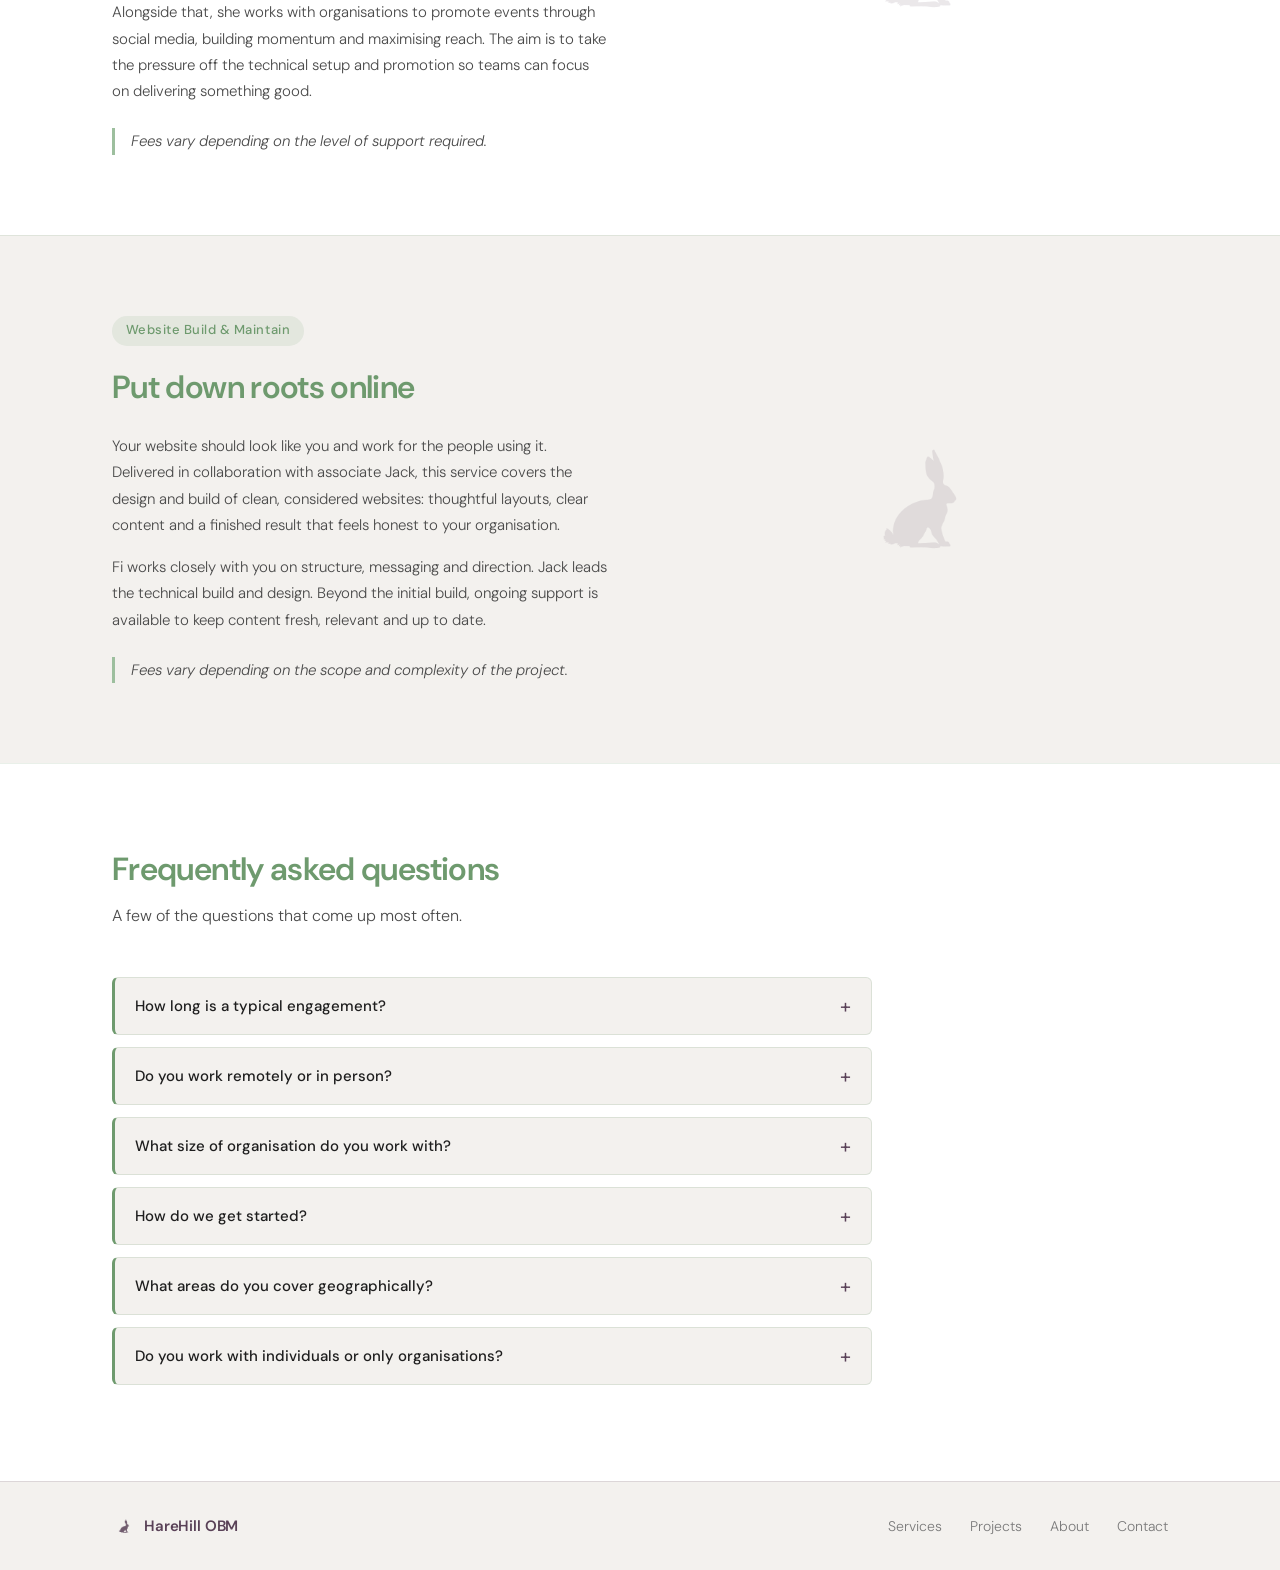
<file: services.html>
<!DOCTYPE html>
<html lang="en">
<head>
  <meta charset="UTF-8">
  <meta name="viewport" content="width=device-width, initial-scale=1.0">
  <meta name="description" content="Services from HareHill OBM: online business management, strategic support, funding applications, evaluation, social media and website build.">
  <title>Services | HareHill OBM</title>
  <link rel="icon" type="image/png" href="img/hare.png">
  <link rel="canonical" href="https://harehillobm.com/services.html">

  <!-- Open Graph -->
  <meta property="og:type" content="website">
  <meta property="og:url" content="https://harehillobm.com/services.html">
  <meta property="og:title" content="Services | HareHill OBM">
  <meta property="og:description" content="Services from HareHill OBM: online business management, strategic support, funding applications, evaluation, social media and website build.">
  <!-- TODO: replace with a proper 1200x630 OG image -->
  <meta property="og:image" content="https://harehillobm.com/img/HareHill%20Logo.png">

  <!-- Twitter Card -->
  <meta name="twitter:card" content="summary_large_image">
  <meta name="twitter:title" content="Services | HareHill OBM">
  <meta name="twitter:description" content="Services from HareHill OBM: online business management, strategic support, funding applications, evaluation, social media and website build.">
  <meta name="twitter:image" content="https://harehillobm.com/img/HareHill%20Logo.png">

  <link rel="preconnect" href="https://fonts.googleapis.com">
  <link rel="preconnect" href="https://fonts.gstatic.com" crossorigin>
  <link href="https://fonts.googleapis.com/css2?family=DM+Sans:ital,opsz,wght@0,9..40,300;0,9..40,400;0,9..40,500;0,9..40,600;1,9..40,300&display=swap" rel="stylesheet">
  <link rel="stylesheet" href="style.css">
</head>
<body>

  <a href="#main" class="skip-link">Skip to main content</a>

  <!-- NAV -->
  <header class="nav" id="nav">
    <div class="nav__inner container">
      <div class="nav__top">
        <a href="index.html" class="nav__logo">
          <img src="img/HareHill%20Logo.png" alt="Hare Hill" class="nav__logo-img">
        </a>
        <button class="nav__hamburger" id="nav-toggle" aria-label="Toggle menu" aria-expanded="false">
          <span></span><span></span><span></span>
        </button>
      </div>
      <nav class="nav__links">
        <a href="services.html">Services</a>
        <a href="projects.html">Projects</a>
        <a href="about.html">About</a>
        <a href="index.html#contact">Contact</a>
        <a href="index.html#contact" class="btn nav__cta">Contact us</a>
      </nav>
    </div>
  </header>

  <!-- PAGE HERO -->
  <section class="page-hero" id="main">
    <div class="container">
      <h1>What we do</h1>
      <p>Practical and strategic support tailored to the needs of your organisation.</p>
    </div>
  </section>

  <!-- HOW WE WORK -->
  <section class="how-we-work" aria-label="How we work">
    <div class="container">
      <div class="section-header">
        <h2>How we work</h2>
        <p class="section-sub">A simple, honest process from first conversation to delivery.</p>
      </div>
      <div class="how-we-work__grid">
        <div class="card">
          <span class="how-we-work__step">01</span>
          <h3>Discovery call</h3>
          <p>A relaxed conversation to understand your organisation, where you are now and what would make the biggest difference.</p>
        </div>
        <div class="card">
          <span class="how-we-work__step">02</span>
          <h3>Scoping &amp; proposal</h3>
          <p>A clear written proposal with scope, timescales and fees, so you know exactly what working together looks like.</p>
        </div>
        <div class="card">
          <span class="how-we-work__step">03</span>
          <h3>Delivery</h3>
          <p>Steady, consistent work alongside you, with regular check-ins to keep things on track and adjust as we go.</p>
        </div>
      </div>
    </div>
  </section>

  <!-- CTA BANNER -->
  <div class="services-cta">
    <div class="container">
      <p>Ready to work together? <a href="index.html#contact">Get in touch →</a></p>
    </div>
  </div>

  <!-- OBM -->
  <section class="service-section" id="obm">
    <div class="container">
      <div class="service-section__inner">
        <div>
          <span class="service-eyebrow">Online Business Management</span>
          <h2>Strong roots, steady growth</h2>
          <p>Most organisations aren't short of ideas. What they're often short of is the structure to act on them consistently. Online Business Management is about putting the systems in place so your organisation can run smoothly, without everything coming back to you.</p>
          <p>Fi works alongside founders and teams to bring clarity to day-to-day operations: managing workflows, improving systems, coordinating projects and making sure the moving parts of your organisation actually connect.</p>
          <p>The focus is on both the bigger picture and the practical detail, freeing up space to do the work that matters.</p>
          <p class="pricing-note">Support is typically structured around a monthly retainer. Fees vary depending on the level of support needed.</p>
        </div>
        <div class="service-section__decoration" aria-hidden="true">
          <img src="img/hare.png" alt="">
        </div>
      </div>
    </div>
  </section>

  <!-- STRATEGIC -->
  <section class="service-section service-section--alt" id="strategic">
    <div class="container">
      <div class="service-section__inner">
        <div>
          <span class="service-eyebrow">Strategic Support</span>
          <h2>From the hilltop, everything is clearer</h2>
          <p>Strategy sessions work best when they're honest. That means creating real space for people to think, not just producing a document.</p>
          <p>Fi facilitates structured workshops that draw out ideas, insights and priorities from across your organisation. She creates the conditions for open discussion, helping teams reflect on where they are, where they want to be and how they're going to get there. Every voice gets heard, and the output is a clear, actionable plan, not a report that sits in a folder.</p>
          <p>The result is a shared sense of direction that people actually feel confident delivering.</p>
          <p class="pricing-note">Fees are typically structured on a day rate, varying depending on the level of support required.</p>
        </div>
        <div class="service-section__decoration" aria-hidden="true">
          <img src="img/hare.png" alt="">
        </div>
      </div>
    </div>
  </section>

  <!-- FUNDING -->
  <section class="service-section" id="funding">
    <div class="container">
      <div class="service-section__inner">
        <div>
          <span class="service-eyebrow">Funding Application Support</span>
          <h2>Every great project needs fertile ground</h2>
          <p>A strong funding application needs to make a clear, compelling case for why your project matters and why it will work.</p>
          <p>Fi works with organisations to identify the right opportunities and develop applications that actually land. She supports the full process: scoping out suitable funding streams, shaping ideas to align with funder priorities and drafting clear, evidence based responses.</p>
          <p>Having secured funding and managed funded projects herself, she understands what funders are looking for and how to present a project well. Whether you need help at the idea stage, developing a proposal or completing an application from scratch, Fi brings clarity and structure to the process.</p>
          <p class="pricing-note">Fees vary depending on the level of support required.</p>
        </div>
        <div class="service-section__decoration" aria-hidden="true">
          <img src="img/hare.png" alt="">
        </div>
      </div>
    </div>
  </section>

  <!-- EVALUATION -->
  <section class="service-section service-section--alt" id="evaluation">
    <div class="container">
      <div class="service-section__inner">
        <div>
          <span class="service-eyebrow">Evaluation &amp; Impact Reporting</span>
          <h2>Prove the growth, tell the story</h2>
          <p>If your organisation is doing good work, it deserves to be evidenced properly. Fi works with organisations to gather meaningful data, combining quantitative and qualitative approaches to build a full picture of impact.</p>
          <p>This includes creative consultations that bring community voices directly into the process, so lived experience is part of the evaluation rather than an afterthought. Using recognised frameworks, including guidance from MeasureUp, Fi supports organisations to align their evaluation with the UK Treasury's definition of social value.</p>
          <p>Impact gets captured in a way that's robust and credible, going beyond basic monitoring. From developing simple monitoring systems to producing accessible reports, the aim is to help organisations tell their story clearly: strengthening funding applications, informing future planning and demonstrating value to stakeholders.</p>
          <p class="pricing-note">Fees vary depending on the level of support required.</p>
        </div>
        <div class="service-section__decoration" aria-hidden="true">
          <img src="img/hare.png" alt="">
        </div>
      </div>
    </div>
  </section>

  <!-- SOCIAL MEDIA -->
  <section class="service-section" id="social">
    <div class="container">
      <div class="service-section__inner">
        <div>
          <span class="service-eyebrow">Social Media Content Creation</span>
          <h2>Nurture your presence</h2>
          <p>Social media should feel like your organisation, not like something bolted on. Fi offers two levels of support, designed to meet you where you are.</p>
          <div class="pricing-cards">
            <div class="pricing-card">
              <h4>Seed: Consistent Presence</h4>
              <span class="pricing-card__price">£300/month</span>
              <p>For organisations looking to build or maintain a steady online presence. Includes regular content creation, caption writing, image design or selection and scheduling across your chosen platforms. A shared content calendar keeps things visible and aligned. Based on three posts per week.</p>
            </div>
            <div class="pricing-card">
              <h4>Bloom: Community &amp; Connection</h4>
              <span class="pricing-card__price">£360/month</span>
              <p>For organisations ready to deepen engagement. Everything in Seed, plus active platform management: responding to comments and messages, encouraging interaction and nurturing community. The aim is to build real engagement, not just grow a follower count. Based on three posts per week.</p>
            </div>
          </div>
        </div>
        <div class="service-section__decoration" aria-hidden="true">
          <img src="img/hare.png" alt="">
        </div>
      </div>
    </div>
  </section>

  <!-- EVENTS -->
  <section class="service-section service-section--alt" id="events">
    <div class="container">
      <div class="service-section__inner">
        <div>
          <span class="service-eyebrow">Event Systems &amp; Promotion</span>
          <h2>Where good things gather</h2>
          <p>Fi supports organisations to set up and manage booking systems using tools like Eventbrite and Ticket Tailor, creating events, structuring ticket options and making sure the booking experience is smooth for participants.</p>
          <p>Alongside that, she works with organisations to promote events through social media, building momentum and maximising reach. The aim is to take the pressure off the technical setup and promotion so teams can focus on delivering something good.</p>
          <p class="pricing-note">Fees vary depending on the level of support required.</p>
        </div>
        <div class="service-section__decoration" aria-hidden="true">
          <img src="img/hare.png" alt="">
        </div>
      </div>
    </div>
  </section>

  <!-- WEBSITE -->
  <section class="service-section" id="website">
    <div class="container">
      <div class="service-section__inner">
        <div>
          <span class="service-eyebrow">Website Build &amp; Maintain</span>
          <h2>Put down roots online</h2>
          <p>Your website should look like you and work for the people using it. Delivered in collaboration with associate Jack, this service covers the design and build of clean, considered websites: thoughtful layouts, clear content and a finished result that feels honest to your organisation.</p>
          <p>Fi works closely with you on structure, messaging and direction. Jack leads the technical build and design. Beyond the initial build, ongoing support is available to keep content fresh, relevant and up to date.</p>
          <p class="pricing-note">Fees vary depending on the scope and complexity of the project.</p>
        </div>
        <div class="service-section__decoration" aria-hidden="true">
          <img src="img/hare.png" alt="">
        </div>
      </div>
    </div>
  </section>

  <!-- FAQ -->
  <section class="faq" aria-label="Frequently asked questions">
    <div class="container">
      <div class="section-header">
        <h2>Frequently asked questions</h2>
        <p class="section-sub">A few of the questions that come up most often.</p>
      </div>
      <!-- TODO: Fi to review answers -->
      <div class="faq__list">
        <details class="faq__item">
          <summary>How long is a typical engagement?</summary>
          <p>It varies. Some projects are short and focused: a funding application, a strategy day, a one-off piece of work. Others run as a monthly retainer over six to twelve months. The scope gets agreed upfront so there are no surprises.</p>
        </details>

        <details class="faq__item">
          <summary>Do you work remotely or in person?</summary>
          <p>Both. Most of the day-to-day work is done remotely, which keeps things efficient. In-person time is built in where it really adds value: strategy sessions, community consultations and project launches work best face to face.</p>
        </details>

        <details class="faq__item">
          <summary>What size of organisation do you work with?</summary>
          <p>Small to mid-sized charities, social enterprises and purpose-led businesses. The common thread is that they care about what they're doing and want steady, capable support rather than a big agency relationship.</p>
        </details>

        <details class="faq__item">
          <summary>How do we get started?</summary>
          <p>A short, no-pressure discovery call. Tell us where you are and what you're trying to move forward, and we'll be honest about whether we're the right fit and what working together might look like.</p>
        </details>

        <details class="faq__item">
          <summary>What areas do you cover geographically?</summary>
          <p>Based in the Scottish Borders and working with organisations across Scotland and the UK. Remote-first means location is rarely a barrier; travel is arranged where it's genuinely useful.</p>
        </details>

        <details class="faq__item">
          <summary>Do you work with individuals or only organisations?</summary>
          <p>Primarily with organisations, but we also work with individual founders setting up new charities, social enterprises or small purpose-led businesses. If you're not sure whether you fit, just ask.</p>
        </details>
      </div>
    </div>
  </section>

  <!-- FOOTER -->
  <footer class="footer">
    <div class="container footer__inner">
      <div class="footer__logo">
        <img src="img/hare.png" alt="Hare Hill" class="footer__hare">
        <span>HareHill OBM</span>
      </div>
      <nav class="footer__links">
        <a href="services.html">Services</a>
        <a href="projects.html">Projects</a>
        <a href="about.html">About</a>
        <a href="index.html#contact">Contact</a>
      </nav>
    </div>
  </footer>

  <script>
    const nav = document.getElementById('nav');
    window.addEventListener('scroll', () => {
      nav.classList.toggle('nav--scrolled', window.scrollY > 10);
    }, { passive: true });

    const toggle = document.getElementById('nav-toggle');
    const navLinks = document.querySelector('.nav__links');
    toggle.addEventListener('click', () => {
      const open = navLinks.classList.toggle('is-open');
      toggle.setAttribute('aria-expanded', open);
    });
    navLinks.querySelectorAll('a').forEach(a => {
      a.addEventListener('click', () => {
        navLinks.classList.remove('is-open');
        toggle.setAttribute('aria-expanded', 'false');
      });
    });
  </script>

</body>
</html>
</file>
<file: style.css>
/* ── Reset & Base ─────────────────────────────────────────── */
*, *::before, *::after {
  box-sizing: border-box;
  margin: 0;
  padding: 0;
}

:root {
  --cream:      #f3f1ee;
  --green-dark: #6e9a6e;
  --green-light:#9dbf9e;
  --plum:       #594157;
  --ink:        #1e1e1e;
  --ink-mid:    #4a4a4a;
  --ink-light:  #7a7a7a;
  --white:      #ffffff;

  --font: 'DM Sans', system-ui, sans-serif;
  --container: 1120px;
  --radius: 6px;
  --nav-h: 140px;
}

html {
  scroll-behavior: smooth;
  font-size: 16px;
}

body {
  font-family: var(--font);
  background: var(--cream);
  color: var(--ink);
  line-height: 1.6;
  -webkit-font-smoothing: antialiased;
}

a {
  color: inherit;
  text-decoration: none;
}

img { display: block; max-width: 100%; }

/* ── Layout ───────────────────────────────────────────────── */
.container {
  width: 100%;
  max-width: var(--container);
  margin-inline: auto;
  padding-inline: 2rem;
}

/* ── Typography helpers ───────────────────────────────────── */
.section-header {
  max-width: 540px;
  margin-bottom: 3rem;
}

.section-header h2 {
  font-size: clamp(1.6rem, 3vw, 2rem);
  font-weight: 600;
  color: var(--green-dark);
  letter-spacing: -0.02em;
  margin-bottom: 0.5rem;
}

.section-sub {
  color: var(--ink-mid);
  font-size: 1rem;
  font-weight: 300;
}

/* ── Buttons ──────────────────────────────────────────────── */
.btn {
  display: inline-block;
  padding: 0.75rem 1.75rem;
  border-radius: var(--radius);
  font-family: var(--font);
  font-size: 0.9375rem;
  font-weight: 500;
  cursor: pointer;
  transition: background 0.18s, color 0.18s, border-color 0.18s;
  border: 2px solid transparent;
  line-height: 1;
}

.btn--primary {
  background: var(--green-dark);
  color: var(--white);
  border-color: var(--green-dark);
}
.btn--primary:hover {
  background: #5c8560;
  border-color: #5c8560;
}

.btn--plum {
  background: var(--plum);
  color: var(--white);
  border-color: var(--plum);
}
.btn--plum:hover {
  background: #47324a;
  border-color: #47324a;
}

.btn--outline {
  background: transparent;
  color: var(--green-dark);
  border-color: var(--green-dark);
}
.btn--outline:hover {
  background: var(--green-dark);
  color: var(--white);
}

/* ── Nav ──────────────────────────────────────────────────── */
.nav {
  position: sticky;
  top: 0;
  z-index: 100;
  background: var(--cream);
  border-bottom: 1px solid rgba(110,154,110,0.18);
  transition: background 0.2s, box-shadow 0.2s;
}

.nav--scrolled {
  background: rgba(243,241,238,0.92);
  backdrop-filter: blur(8px);
  box-shadow: 0 1px 0 rgba(0,0,0,0.06);
}

.nav__inner {
  display: flex;
  flex-direction: column;
  align-items: center;
  padding: 1rem 0 0.75rem;
  gap: 0.6rem;
}

.nav__top {
  position: relative;
  width: 100%;
  display: flex;
  justify-content: center;
  align-items: center;
}

.nav__logo {
  display: flex;
  align-items: center;
}

.nav__logo-img {
  height: 90px;
  width: auto;
  display: block;
}

.nav__links {
  display: flex;
  gap: 2rem;
  align-items: center;
  justify-content: center;
}

.nav__links a {
  font-size: 0.9375rem;
  font-weight: 400;
  color: var(--ink-mid);
  transition: color 0.15s;
}

.nav__links a:hover {
  color: var(--green-dark);
}

.nav__links a.is-active {
  color: var(--green-dark);
  font-weight: 500;
}

.nav__cta {
  padding: 0.45rem 1.1rem;
  font-size: 0.875rem;
  background: var(--plum);
  color: var(--white) !important;
  border-color: var(--plum);
  font-weight: 500;
  border-radius: var(--radius);
  border: 2px solid var(--plum);
}

.nav__cta:hover {
  background: #47324a !important;
  border-color: #47324a;
  color: var(--white) !important;
}

/* ── Hamburger ────────────────────────────────────────────── */
.nav__hamburger {
  display: none;
  flex-direction: column;
  justify-content: center;
  gap: 5px;
  background: none;
  border: none;
  cursor: pointer;
  padding: 4px;
}

.nav__hamburger span {
  display: block;
  width: 22px;
  height: 2px;
  background: var(--ink-mid);
  border-radius: 2px;
  transition: transform 0.2s, opacity 0.2s;
}

/* ── Hero ─────────────────────────────────────────────────── */
.hero {
  padding: 7rem 0 6rem;
}

.hero__inner {
  max-width: 680px;
}

.hero__eyebrow {
  display: inline-flex;
  align-items: center;
  background: rgba(89,65,87,0.08);
  color: var(--plum);
  border-radius: 999px;
  padding: 0.3rem 0.85rem;
  font-size: 0.8125rem;
  font-weight: 500;
  letter-spacing: 0.04em;
  margin-bottom: 1.25rem;
}

.hero__eyebrow img {
  height: 16px;
  width: auto;
  opacity: 0.75;
  margin-right: 6px;
}

.hero__headline {
  font-size: clamp(2.2rem, 5vw, 3.4rem);
  font-weight: 600;
  line-height: 1.15;
  letter-spacing: -0.03em;
  color: var(--ink);
  margin-bottom: 1.25rem;
}

.hero__highlight {
  color: var(--green-dark);
}

.hero__sub {
  font-size: 1.125rem;
  font-weight: 300;
  color: var(--ink-mid);
  margin-bottom: 2.25rem;
  max-width: 520px;
}

/* ── Hare Divider ─────────────────────────────────────────── */
.hare-divider {
  display: flex;
  justify-content: center;
  padding: 1rem 0;
}

.hare-divider img {
  height: 40px;
  width: auto;
  opacity: 0.3;
}

/* ── Clients & Partners ───────────────────────────────────── */
.clients {
  padding: 2rem 0 2.5rem;
  border-top: 1px solid rgba(110,154,110,0.15);
}

.clients__label {
  font-size: 0.75rem;
  font-weight: 500;
  color: var(--ink-light);
  letter-spacing: 0.06em;
  text-transform: uppercase;
  text-align: center;
  margin-bottom: 1.5rem;
}

.clients .marquee__item {
  width: auto;
  height: auto;
  padding: 0.75rem 1.5rem;
  min-width: 120px;
}

.clients .marquee__item img {
  height: 60px;
  width: auto;
  object-fit: contain;
  display: block;
}

/* ── Services ─────────────────────────────────────────────── */
.services {
  padding: 5rem 0 6rem;
  border-top: 1px solid rgba(110,154,110,0.15);
}

.services__grid {
  display: grid;
  grid-template-columns: repeat(3, 1fr);
  gap: 1.25rem;
}

.card {
  background: var(--white);
  border-top: 3px solid var(--green-dark);
  border-right: 1px solid rgba(110,154,110,0.15);
  border-bottom: 1px solid rgba(110,154,110,0.15);
  border-left: 1px solid rgba(110,154,110,0.15);
  border-radius: var(--radius);
  padding: 1.75rem;
  transition: border-color 0.18s;
}

.card:hover {
  border-color: var(--green-light);
  border-top-color: var(--green-dark);
}

.card__icon {
  width: 40px;
  height: 40px;
  display: flex;
  align-items: center;
  justify-content: center;
  background: var(--cream);
  border-radius: var(--radius);
  color: var(--plum);
  margin-bottom: 1.1rem;
}

.card h3 {
  font-size: 0.9375rem;
  font-weight: 600;
  color: var(--ink);
  margin-bottom: 0.5rem;
  letter-spacing: -0.01em;
}

.card p {
  font-size: 0.875rem;
  color: var(--ink-mid);
  font-weight: 300;
  line-height: 1.65;
}

.card__link {
  font-size: 0.8125rem;
  font-weight: 500;
  color: var(--green-dark);
  margin-top: 0.85rem;
  display: block;
  transition: color 0.15s;
}

.card__link:hover {
  color: var(--plum);
}

/* ── Projects / Marquee ───────────────────────────────────── */
.projects {
  padding: 5rem 0 6rem;
  border-top: 1px solid rgba(110,154,110,0.15);
}

.marquee {
  overflow: hidden;
  position: relative;
}

.marquee::before,
.marquee::after {
  content: '';
  position: absolute;
  top: 0;
  bottom: 0;
  width: 80px;
  z-index: 2;
  pointer-events: none;
}

.marquee::before {
  left: 0;
  background: linear-gradient(to right, var(--cream), transparent);
}

.marquee::after {
  right: 0;
  background: linear-gradient(to left, var(--cream), transparent);
}

.marquee__track {
  display: flex;
  gap: 1.5rem;
  width: max-content;
  animation: marquee-scroll 30s linear infinite;
}

.marquee__item {
  width: 140px;
  height: 60px;
  background: var(--white);
  border: 1px solid rgba(110,154,110,0.15);
  border-radius: var(--radius);
  display: flex;
  align-items: center;
  justify-content: center;
  flex-shrink: 0;
}

.marquee__item span {
  font-size: 0.75rem;
  color: var(--ink-light);
  font-weight: 300;
}

@keyframes marquee-scroll {
  from { transform: translateX(0); }
  to { transform: translateX(-50%); }
}

/* ── About ────────────────────────────────────────────────── */
.about {
  padding: 5rem 0 6rem;
  border-top: 1px solid rgba(110,154,110,0.15);
  background: var(--white);
}

.about__inner {
  max-width: 680px;
}

.about__text h2 {
  font-size: clamp(1.6rem, 3vw, 2rem);
  font-weight: 600;
  color: var(--green-dark);
  letter-spacing: -0.02em;
  margin-bottom: 1.25rem;
}

.about__text p {
  font-size: 0.9375rem;
  color: var(--ink-mid);
  font-weight: 300;
  line-height: 1.75;
  margin-bottom: 1rem;
}

.about__text p:last-of-type {
  margin-bottom: 2rem;
}

.about__aside {
  display: flex;
  flex-direction: column;
  gap: 1.75rem;
}

.about__stat {
  background: var(--plum);
  border-radius: var(--radius);
  padding: 1.25rem 1.5rem;
  display: flex;
  flex-direction: column;
  gap: 0.2rem;
  position: relative;
  overflow: hidden;
}

.about__stat-num {
  font-size: 2rem;
  font-weight: 600;
  color: var(--white);
  letter-spacing: -0.03em;
  line-height: 1;
}

.about__stat-label {
  font-size: 0.875rem;
  color: rgba(255,255,255,0.65);
  font-weight: 300;
}

.stat__hare {
  position: absolute;
  right: -8px;
  bottom: -8px;
  height: 52px;
  width: auto;
  opacity: 0.12;
  filter: brightness(0) invert(1);
}

/* ── Contact ──────────────────────────────────────────────── */
.contact {
  padding: 5rem 0 6rem;
  border-top: 1px solid rgba(110,154,110,0.15);
}

.contact__form {
  max-width: 640px;
  display: flex;
  flex-direction: column;
  gap: 1.25rem;
}

.form-row--two {
  display: grid;
  grid-template-columns: 1fr 1fr;
  gap: 1.25rem;
}

.form-group {
  display: flex;
  flex-direction: column;
  gap: 0.4rem;
}

.form-group label {
  font-size: 0.8125rem;
  font-weight: 500;
  color: var(--ink-mid);
  letter-spacing: 0.01em;
}

.form-group input,
.form-group textarea {
  font-family: var(--font);
  font-size: 0.9375rem;
  font-weight: 300;
  color: var(--ink);
  background: var(--white);
  border: 1px solid rgba(110,154,110,0.3);
  border-radius: var(--radius);
  padding: 0.75rem 1rem;
  outline: none;
  transition: border-color 0.15s;
  resize: vertical;
}

.form-group input::placeholder,
.form-group textarea::placeholder {
  color: #b0aeab;
}

.form-group input:focus,
.form-group textarea:focus {
  border-color: var(--green-dark);
}

/* ── Footer ───────────────────────────────────────────────── */
.footer {
  padding: 2rem 0;
  border-top: 1px solid rgba(89,65,87,0.15);
}

.footer__inner {
  display: flex;
  align-items: center;
  justify-content: space-between;
}

.footer__logo {
  display: flex;
  align-items: center;
  gap: 8px;
  font-size: 0.9375rem;
  font-weight: 600;
  color: var(--plum);
  letter-spacing: -0.01em;
}

.footer__hare {
  height: 24px;
  width: auto;
  opacity: 0.85;
}

.footer__links {
  display: flex;
  gap: 1.75rem;
}

.footer__links a {
  font-size: 0.875rem;
  font-weight: 300;
  color: var(--ink-light);
  transition: color 0.15s;
}

.footer__links a:hover {
  color: var(--plum);
}

/* ── Scroll margin ────────────────────────────────────────── */
#hero, #services, #projects, #about, #contact {
  scroll-margin-top: var(--nav-h);
}

/* ── Project Cards (homepage grid) ───────────────────────── */
.projects__grid {
  display: grid;
  grid-template-columns: repeat(2, 1fr);
  gap: 1.25rem;
}

.project-card {
  display: block;
  background: var(--white);
  border-top: 3px solid var(--green-dark);
  border-right: 1px solid rgba(110,154,110,0.15);
  border-bottom: 1px solid rgba(110,154,110,0.15);
  border-left: 1px solid rgba(110,154,110,0.15);
  border-radius: var(--radius);
  overflow: hidden;
  transition: border-color 0.18s, box-shadow 0.18s;
  color: inherit;
}

.project-card:hover {
  border-color: var(--green-light);
  border-top-color: var(--green-dark);
  box-shadow: 0 4px 16px rgba(0,0,0,0.06);
}

.project-card > img {
  width: 100%;
  height: 180px;
  object-fit: cover;
  display: block;
}

.project-card__body {
  padding: 1.5rem 1.75rem 1.75rem;
}

.project-card__body h3 {
  font-size: 0.9375rem;
  font-weight: 600;
  color: var(--ink);
  margin-bottom: 0.4rem;
  letter-spacing: -0.01em;
}

.project-card__body p {
  font-size: 0.875rem;
  color: var(--ink-mid);
  font-weight: 300;
  line-height: 1.65;
  margin-bottom: 0.75rem;
}

.projects__past-label {
  grid-column: 1 / -1;
  padding: 0.5rem 0 0.25rem;
  border-top: 2px solid rgba(110,154,110,0.18);
  margin-top: 0.5rem;
  font-size: 0.8125rem;
  font-weight: 500;
  color: var(--ink-light);
  letter-spacing: 0.04em;
  text-transform: uppercase;
}

.project-card--past {
  border-top-color: var(--green-light);
  opacity: 0.85;
}

.project-card--past:hover {
  opacity: 1;
  border-top-color: var(--green-dark);
}

/* ── Page Hero (inner pages) ──────────────────────────────── */
.page-hero {
  padding: 4rem 0 3rem;
  border-bottom: 1px solid rgba(110,154,110,0.15);
}

.page-hero h1 {
  font-size: clamp(1.8rem, 4vw, 2.6rem);
  font-weight: 600;
  color: var(--ink);
  letter-spacing: -0.03em;
  line-height: 1.2;
  margin-bottom: 0.75rem;
  max-width: 600px;
}

.page-hero p {
  font-size: 1.0625rem;
  font-weight: 300;
  color: var(--ink-mid);
  max-width: 560px;
  line-height: 1.7;
}

/* ── Service Sections ─────────────────────────────────────── */
.service-section {
  padding: 5rem 0;
  border-top: 1px solid rgba(110,154,110,0.15);
}

.service-section--alt {
  background: var(--white);
}

.service-section__inner {
  display: grid;
  grid-template-columns: 1fr 1fr;
  gap: 4rem;
  align-items: center;
}

.service-eyebrow {
  display: inline-block;
  background: rgba(110,154,110,0.12);
  color: var(--green-dark);
  border-radius: 999px;
  padding: 0.3rem 0.85rem;
  font-size: 0.8125rem;
  font-weight: 500;
  letter-spacing: 0.04em;
  margin-bottom: 1rem;
}

.service-section h2 {
  font-size: clamp(1.6rem, 3vw, 2rem);
  font-weight: 600;
  color: var(--green-dark);
  letter-spacing: -0.02em;
  margin-bottom: 1.25rem;
}

.service-section p {
  font-size: 0.9375rem;
  color: var(--ink-mid);
  font-weight: 300;
  line-height: 1.75;
  margin-bottom: 1rem;
}

.service-section p:last-of-type {
  margin-bottom: 0;
}

.pricing-note {
  font-size: 0.875rem;
  color: var(--ink-light);
  font-style: italic;
  border-left: 3px solid var(--green-light);
  padding-left: 1rem;
  margin-top: 1.5rem;
  line-height: 1.6;
}

.pricing-cards {
  display: grid;
  grid-template-columns: 1fr 1fr;
  gap: 1.25rem;
  margin-top: 1.5rem;
}

.pricing-card {
  background: var(--white);
  border-top: 3px solid var(--plum);
  border-right: 1px solid rgba(110,154,110,0.15);
  border-bottom: 1px solid rgba(110,154,110,0.15);
  border-left: 1px solid rgba(110,154,110,0.15);
  border-radius: var(--radius);
  padding: 1.75rem;
}

.pricing-card h4 {
  font-size: 0.9375rem;
  font-weight: 600;
  color: var(--ink);
  margin-bottom: 0.35rem;
}

.pricing-card__price {
  display: block;
  font-size: 1.75rem;
  font-weight: 600;
  color: var(--plum);
  letter-spacing: -0.03em;
  margin-bottom: 0.85rem;
  line-height: 1.1;
}

.pricing-card p {
  font-size: 0.875rem;
  color: var(--ink-mid);
  font-weight: 300;
  line-height: 1.65;
  margin-bottom: 0;
}

.service-section__decoration {
  display: flex;
  align-items: center;
  justify-content: center;
  opacity: 0.12;
}

.service-section__decoration img {
  height: 180px;
  width: auto;
}

/* ── Project Sections (projects page) ─────────────────────── */
.project-section {
  padding: 5rem 0;
  border-top: 1px solid rgba(110,154,110,0.15);
}

.project-section--alt {
  background: var(--white);
}

.project-section__inner {
  display: grid;
  grid-template-columns: 1fr 1fr;
  gap: 4rem;
  align-items: start;
}

.project-section--reverse .project-section__inner {
  direction: rtl;
}

.project-section--reverse .project-section__inner > * {
  direction: ltr;
}

.project-images {
  display: flex;
  flex-direction: column;
  gap: 1rem;
}

.project-images__primary {
  width: 100%;
  height: 280px;
  object-fit: cover;
  border-radius: var(--radius);
  display: block;
}

.project-images__secondary {
  display: grid;
  grid-template-columns: repeat(auto-fit, minmax(100px, 1fr));
  gap: 0.5rem;
}

.project-images__secondary img {
  width: 100%;
  height: 100px;
  object-fit: cover;
  border-radius: var(--radius);
  display: block;
}

.project-eyebrow {
  display: inline-block;
  background: rgba(110,154,110,0.12);
  color: var(--green-dark);
  border-radius: 999px;
  padding: 0.3rem 0.85rem;
  font-size: 0.8125rem;
  font-weight: 500;
  letter-spacing: 0.04em;
  margin-bottom: 0.75rem;
}

.project-section h2 {
  font-size: clamp(1.5rem, 3vw, 1.875rem);
  font-weight: 600;
  color: var(--ink);
  letter-spacing: -0.02em;
  margin-bottom: 0.5rem;
}

.project-tagline {
  font-style: italic;
  color: var(--plum);
  font-size: 1rem;
  margin-bottom: 1.5rem;
  font-weight: 300;
  line-height: 1.5;
}

.project-subheading {
  font-size: 0.8125rem;
  font-weight: 600;
  color: var(--green-dark);
  letter-spacing: 0.06em;
  text-transform: uppercase;
  margin-top: 1.25rem;
  margin-bottom: 0.35rem;
}

.project-section p {
  font-size: 0.9375rem;
  color: var(--ink-mid);
  font-weight: 300;
  line-height: 1.75;
}

/* ── Services CTA Banner ──────────────────────────────────── */
.services-cta {
  background: var(--cream);
  border-top: 1px solid rgba(110,154,110,0.15);
  border-bottom: 1px solid rgba(110,154,110,0.15);
  padding: 1.5rem 0;
  text-align: center;
}

.services-cta p {
  font-size: 1rem;
  color: var(--ink-mid);
  font-weight: 300;
}

.services-cta a {
  color: var(--plum);
  font-weight: 500;
  transition: color 0.15s;
}

.services-cta a:hover {
  color: var(--green-dark);
}

/* ── About Page ───────────────────────────────────────────── */
.about-intro {
  padding: 4rem 0;
  background: var(--white);
  border-top: 1px solid rgba(110,154,110,0.15);
}

.about-intro p {
  font-size: 1.0625rem;
  color: var(--ink-mid);
  font-weight: 300;
  line-height: 1.8;
  max-width: 720px;
  margin-inline: auto;
  text-align: center;
}

.team-grid {
  padding: 5rem 0;
  display: grid;
  grid-template-columns: 1fr 1fr;
  gap: 3rem;
  align-items: start;
}

.team-card {
  background: var(--white);
  border-top: 3px solid var(--green-dark);
  border-right: 1px solid rgba(110,154,110,0.15);
  border-bottom: 1px solid rgba(110,154,110,0.15);
  border-left: 1px solid rgba(110,154,110,0.15);
  border-radius: var(--radius);
  padding: 2.5rem;
}

.team-card__photo {
  width: 100%;
  max-height: 280px;
  object-fit: cover;
  object-position: center center;
  border-radius: calc(var(--radius) - 2px);
  margin-bottom: 1.5rem;
  display: block;
}

.team-card h2 {
  font-size: 1.5rem;
  color: var(--ink);
  font-weight: 600;
  margin-bottom: 0.25rem;
  letter-spacing: -0.02em;
}

.team-card .role {
  font-size: 0.875rem;
  color: var(--green-dark);
  font-weight: 500;
  margin-bottom: 1.5rem;
  display: block;
}

.team-card p {
  font-size: 0.9375rem;
  color: var(--ink-mid);
  font-weight: 300;
  line-height: 1.75;
  margin-bottom: 0.85rem;
}

.team-card p:last-child {
  margin-bottom: 0;
}

/* ── About page section wrappers ──────────────────────────── */
.team-section {
  padding: 0 0 5rem;
  border-top: 1px solid rgba(110,154,110,0.15);
}

.about-closing-section {
  background: var(--white);
  border-top: 1px solid rgba(110,154,110,0.15);
  padding: 1rem 0 5rem;
}

/* ── Project card — no image state ───────────────────────── */
.project-card {
  min-height: 240px;
}

.project-card--no-image {
  background: var(--cream);
  border: 1px solid rgba(110,154,110,0.2);
  border-top: 3px solid var(--green-dark);
}

.project-card--no-image .project-card__body {
  padding-top: 2.5rem;
}

.about-closing {
  text-align: center;
  font-style: italic;
  color: var(--plum);
  font-size: 1.0625rem;
  padding: 4rem 0;
  border-top: 1px solid rgba(89,65,87,0.15);
  max-width: 680px;
  margin-inline: auto;
  line-height: 1.6;
}

/* ── Responsive ───────────────────────────────────────────── */
@media (max-width: 900px) {
  .services__grid {
    grid-template-columns: repeat(2, 1fr);
  }

  .about__aside {
    flex-direction: row;
    flex-wrap: wrap;
  }

  .about__stat {
    flex: 1;
    min-width: 140px;
  }
}

@media (max-width: 768px) {
  .nav__hamburger {
    display: flex;
    position: absolute;
    right: 0;
  }

  .nav__links {
    display: none;
    position: absolute;
    top: 100%;
    left: 0;
    right: 0;
    background: var(--cream);
    border-bottom: 1px solid rgba(110,154,110,0.18);
    flex-direction: column;
    padding: 0.5rem 2rem 1.25rem;
    gap: 0;
    z-index: 99;
  }

  .nav__links.is-open {
    display: flex;
  }

  .nav__links a {
    padding: 0.75rem 0;
    border-bottom: 1px solid rgba(110,154,110,0.1);
    font-size: 1rem;
  }

  .nav__links a:last-child {
    border-bottom: none;
  }

  .nav__cta {
    display: block;
    text-align: center;
    margin-top: 0.5rem;
    padding: 0.75rem 1rem !important;
    width: 100%;
    box-sizing: border-box;
  }

  .service-section__inner {
    grid-template-columns: 1fr;
    gap: 2rem;
  }

  .service-section__decoration {
    display: none;
  }

  .pricing-cards {
    grid-template-columns: 1fr;
  }

  .project-section__inner {
    grid-template-columns: 1fr;
    gap: 2rem;
  }

  .project-section--reverse .project-section__inner {
    direction: ltr;
  }

  .projects__grid {
    grid-template-columns: 1fr;
  }

  .team-grid {
    grid-template-columns: 1fr;
  }
}

@media (max-width: 640px) {
  .nav__links {
    gap: 1.25rem;
  }

  .hero {
    padding: 4rem 0 4rem;
  }

  .services__grid {
    grid-template-columns: 1fr;
  }

  .form-row--two {
    grid-template-columns: 1fr;
  }

  .footer__inner {
    flex-direction: column;
    gap: 1.25rem;
    text-align: center;
  }

  .footer__links {
    gap: 1.25rem;
  }
}

/* ── Skip to content link ─────────────────────────────────── */
.skip-link {
  position: absolute;
  top: -40px;
  left: 1rem;
  background: var(--plum);
  color: var(--white);
  padding: 0.6rem 1rem;
  border-radius: var(--radius);
  font-size: 0.875rem;
  font-weight: 500;
  z-index: 200;
  transition: top 0.15s;
}

.skip-link:focus {
  top: 0.75rem;
  outline: 2px solid var(--plum);
  outline-offset: 2px;
}

/* ── Global focus-visible styles ──────────────────────────── */
a:focus-visible,
button:focus-visible,
input:focus-visible,
textarea:focus-visible,
select:focus-visible,
summary:focus-visible,
.btn:focus-visible,
.card__link:focus-visible {
  outline: 2px solid var(--plum);
  outline-offset: 2px;
  border-radius: var(--radius);
}

/* ── Stat strip (homepage) ────────────────────────────────── */
.stat-strip {
  padding: 3.5rem 0;
  border-top: 1px solid rgba(110,154,110,0.15);
}

.stat-strip__grid {
  display: grid;
  grid-template-columns: repeat(3, 1fr);
  gap: 1.25rem;
}

.stat-strip__item {
  padding: 1.5rem 1.75rem;
  gap: 0.35rem;
}

.stat-strip__item .about__stat-num {
  font-size: clamp(1.6rem, 2.5vw, 2.1rem);
}

.stat-strip__item .about__stat-label {
  font-size: 0.9375rem;
}

@media (max-width: 768px) {
  .stat-strip__grid {
    grid-template-columns: 1fr;
  }
}

/* ── Testimonials (homepage) ──────────────────────────────── */
.testimonials {
  padding: 5rem 0;
  border-top: 1px solid rgba(110,154,110,0.15);
  background: var(--white);
}

.testimonial {
  max-width: 720px;
  margin-inline: auto;
  padding: 1rem 1.5rem;
  position: relative;
  text-align: center;
}

.testimonial::before {
  content: "“";
  display: block;
  font-family: Georgia, 'Times New Roman', serif;
  font-size: 6rem;
  line-height: 0.8;
  color: var(--plum);
  opacity: 0.35;
  margin-bottom: 0.5rem;
}

.testimonial__quote {
  font-style: italic;
  font-size: clamp(1.125rem, 2vw, 1.375rem);
  font-weight: 300;
  color: var(--ink-mid);
  line-height: 1.6;
  margin-bottom: 1.5rem;
  letter-spacing: -0.01em;
}

.testimonial__cite {
  font-size: 0.875rem;
  font-weight: 500;
  color: var(--plum);
  font-style: normal;
  letter-spacing: 0.02em;
  display: block;
}

/* ── Select field (contact form) ──────────────────────────── */
.form-group select {
  font-family: var(--font);
  font-size: 0.9375rem;
  font-weight: 300;
  color: var(--ink);
  background: var(--white);
  border: 1px solid rgba(110,154,110,0.3);
  border-radius: var(--radius);
  padding: 0.75rem 1rem;
  outline: none;
  transition: border-color 0.15s;
  appearance: none;
  -webkit-appearance: none;
  background-image: url("data:image/svg+xml;charset=UTF-8,%3Csvg xmlns='http://www.w3.org/2000/svg' width='12' height='8' viewBox='0 0 12 8'%3E%3Cpath fill='none' stroke='%234a4a4a' stroke-width='1.6' stroke-linecap='round' stroke-linejoin='round' d='M1 1l5 5 5-5'/%3E%3C/svg%3E");
  background-repeat: no-repeat;
  background-position: right 1rem center;
  background-size: 12px 8px;
  padding-right: 2.5rem;
}

.form-group select:focus {
  border-color: var(--green-dark);
}

/* ── How we work (services) ───────────────────────────────── */
.how-we-work {
  padding: 5rem 0;
}

.how-we-work__grid {
  display: grid;
  grid-template-columns: repeat(3, 1fr);
  gap: 1.25rem;
}

.how-we-work__step {
  display: inline-block;
  font-size: 0.8125rem;
  font-weight: 600;
  color: var(--plum);
  letter-spacing: 0.08em;
  margin-bottom: 0.85rem;
}

@media (max-width: 768px) {
  .how-we-work__grid {
    grid-template-columns: 1fr;
  }
}

/* ── FAQ (services) ───────────────────────────────────────── */
.faq {
  padding: 5rem 0 6rem;
  border-top: 1px solid rgba(110,154,110,0.15);
  background: var(--white);
}

.faq__list {
  max-width: 760px;
  display: flex;
  flex-direction: column;
  gap: 0.75rem;
}

.faq__item {
  background: var(--cream);
  border: 1px solid rgba(110,154,110,0.18);
  border-left: 3px solid var(--green-dark);
  border-radius: var(--radius);
  padding: 1rem 1.25rem;
  transition: border-color 0.18s;
}

.faq__item[open] {
  border-left-color: var(--plum);
}

.faq__item summary {
  cursor: pointer;
  font-size: 0.9375rem;
  font-weight: 500;
  color: var(--ink);
  list-style: none;
  display: flex;
  align-items: center;
  justify-content: space-between;
  gap: 1rem;
}

.faq__item summary::-webkit-details-marker {
  display: none;
}

.faq__item summary::after {
  content: "+";
  font-size: 1.25rem;
  font-weight: 400;
  color: var(--plum);
  flex-shrink: 0;
  transition: transform 0.2s;
  line-height: 1;
}

.faq__item[open] summary::after {
  content: "−";
}

.faq__item p {
  font-size: 0.9375rem;
  color: var(--ink-mid);
  font-weight: 300;
  line-height: 1.75;
  margin-top: 0.85rem;
}

/* ── About page CTA ───────────────────────────────────────── */
.about-cta {
  border-top: 1px solid rgba(110,154,110,0.15);
}

/* ── 404 page ─────────────────────────────────────────────── */
.not-found {
  padding: 5rem 0 6rem;
}

.not-found__inner {
  max-width: 640px;
  text-align: center;
}

.not-found__hare {
  height: 64px;
  width: auto;
  margin: 0 auto 1.5rem;
  opacity: 0.5;
}

.not-found__eyebrow {
  display: inline-block;
  background: rgba(89,65,87,0.08);
  color: var(--plum);
  border-radius: 999px;
  padding: 0.3rem 0.85rem;
  font-size: 0.8125rem;
  font-weight: 500;
  letter-spacing: 0.08em;
  margin-bottom: 1.25rem;
}

.not-found__headline {
  font-size: clamp(1.8rem, 4vw, 2.6rem);
  font-weight: 600;
  line-height: 1.2;
  letter-spacing: -0.03em;
  color: var(--ink);
  margin-bottom: 1rem;
}

.not-found__sub {
  font-size: 1.0625rem;
  color: var(--ink-mid);
  font-weight: 300;
  line-height: 1.7;
  margin-bottom: 2.25rem;
  max-width: 520px;
  margin-inline: auto;
}

.not-found__links {
  display: flex;
  flex-wrap: wrap;
  justify-content: center;
  gap: 0.5rem 1.5rem;
}

.not-found__links a {
  font-size: 0.9375rem;
  font-weight: 500;
  color: var(--green-dark);
  padding: 0.5rem 0.25rem;
  transition: color 0.15s;
}

.not-found__links a:hover {
  color: var(--plum);
}
</file>
